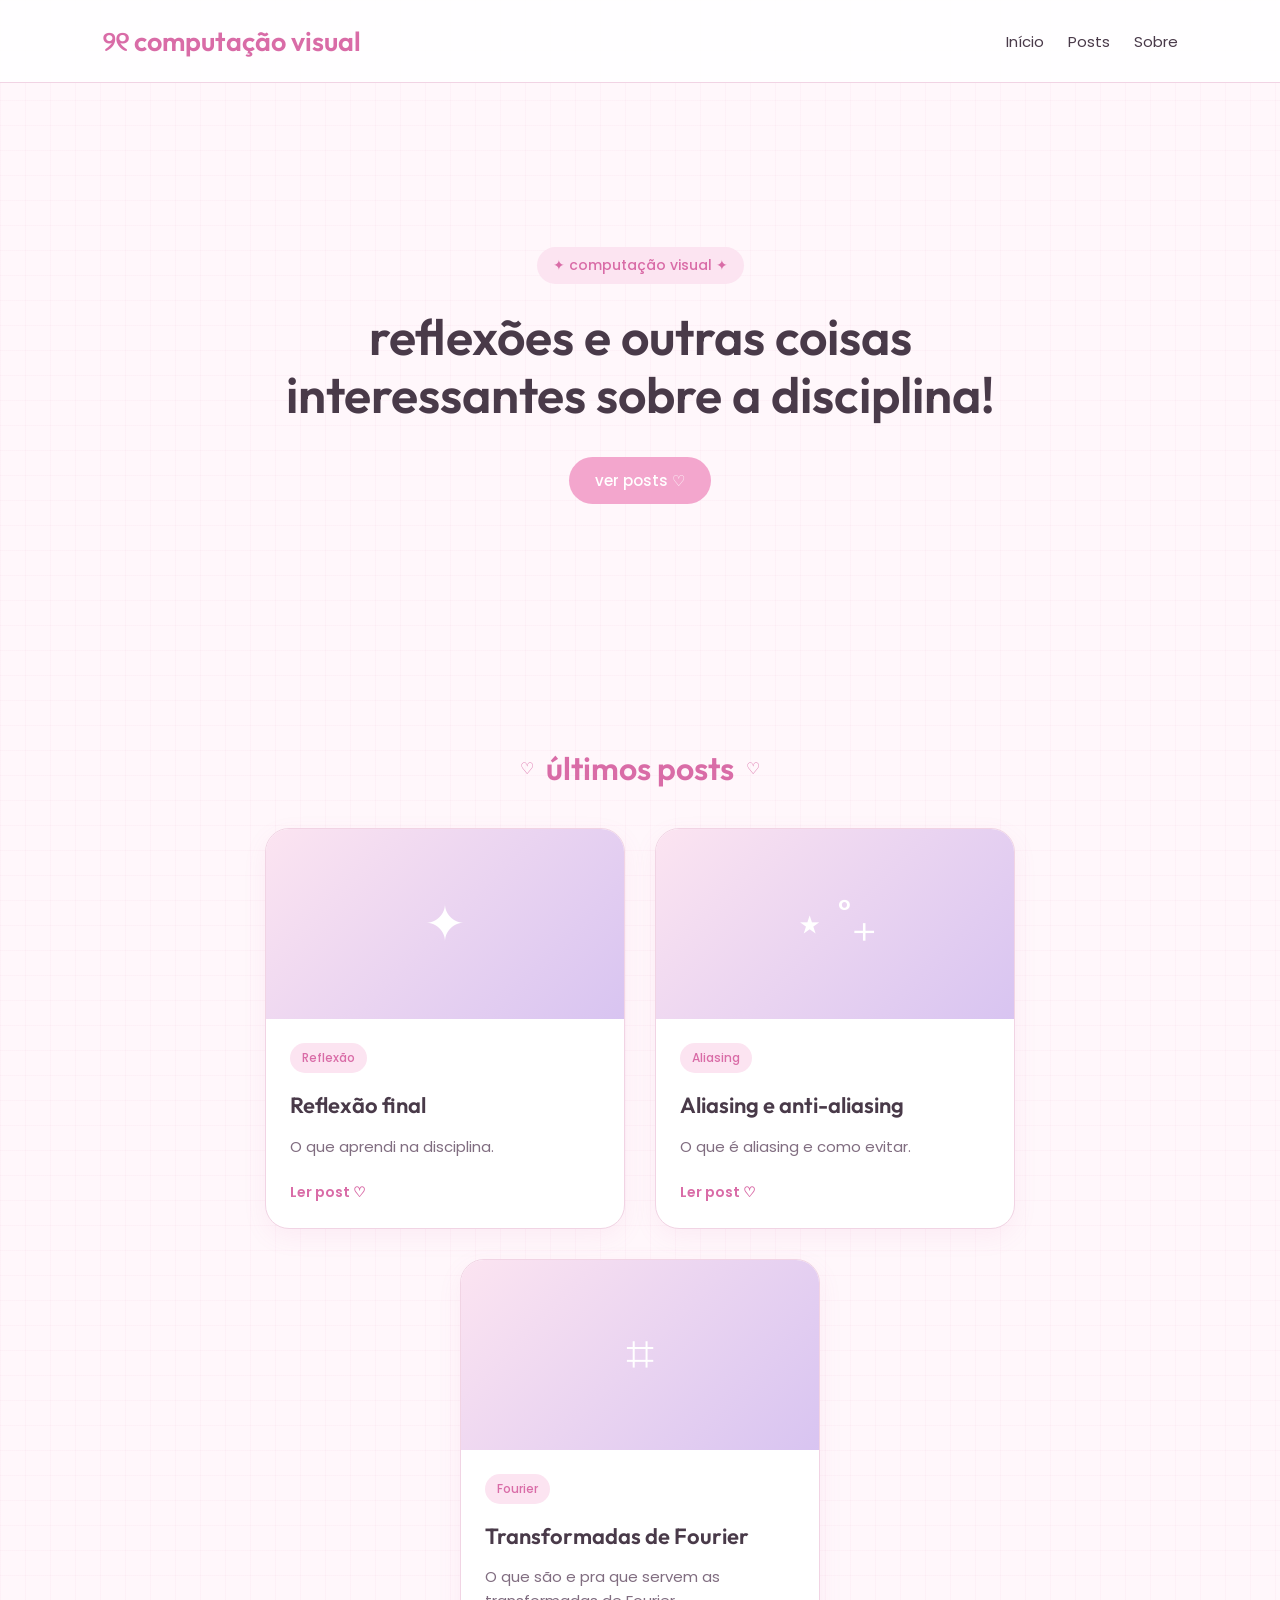
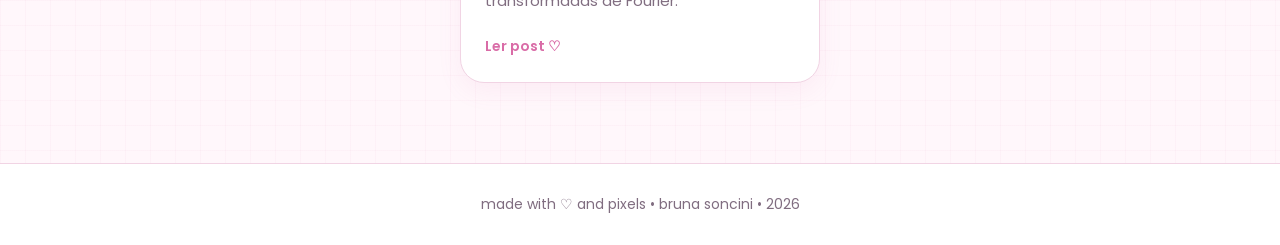
<file: index.html>
<!DOCTYPE html>
<html lang="pt-BR">

<head>
    <meta charset="UTF-8">
    <meta name="viewport" content="width=device-width, initial-scale=1.0">

    <title>computação visual ♡</title>

    <link rel="stylesheet" href="css/style.css">
</head>

<body>

    <header>
        <h1>୨୧ computação visual</h1>

        <nav>
            <a href="index.html">Início</a>
            <a href="posts.html">Posts</a>
            <a href="sobre.html">Sobre</a>
        </nav>
    </header>

    <main>

        <!-- Banner principal -->
        <section class="hero">

            <span class="tag">
                ✦ computação visual ✦
            </span>

            <h2>
                reflexões e outras coisas interessantes sobre a disciplina!
            </h2>

            <a href="posts.html" class="button">
                ver posts ♡
            </a>

        </section>


        <!-- Posts recentes -->
        <section class="posts-section">

            <div class="section-title">
                <span>♡</span>

                <h2>últimos posts</h2>

                <span>♡</span>
            </div>

            <div class="posts-grid" id="posts-grid" data-limit="3">
            </div>

        </section>

    </main>


    <footer>
        <p>
            made with ♡ and pixels • bruna soncini • 2026
        </p>
    </footer>


    <script src="js/posts.js"></script>

</body>

</html>
</file>
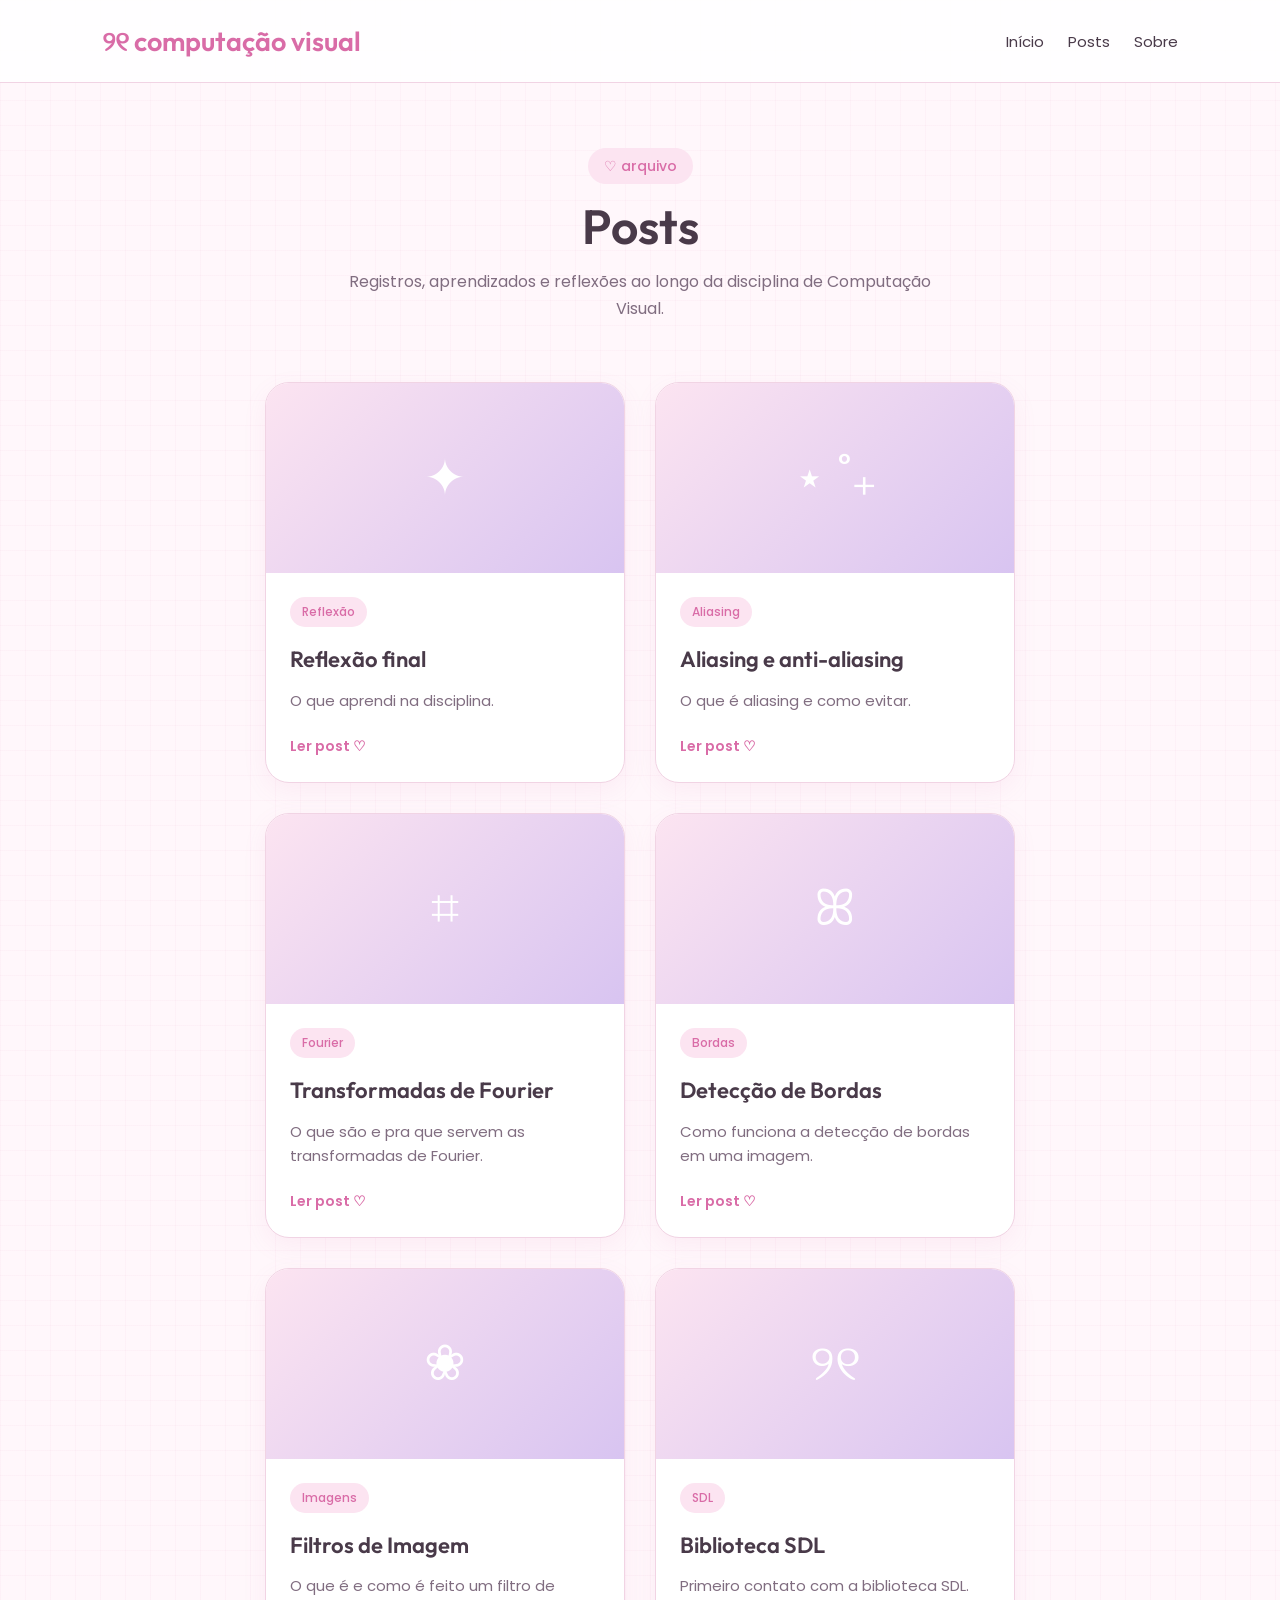
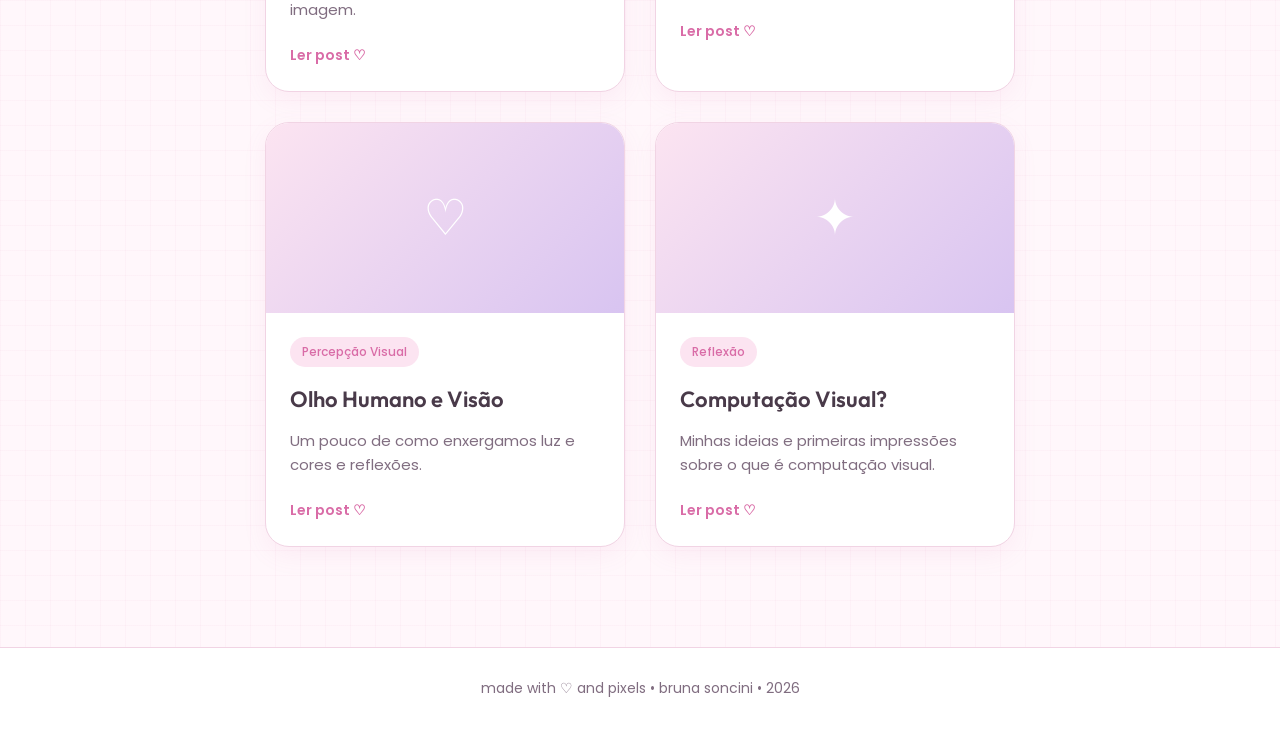
<file: posts.html>
<!DOCTYPE html>
<html lang="pt-BR">

<head>
    <meta charset="UTF-8">
    <meta name="viewport" content="width=device-width, initial-scale=1.0">

    <title>Posts</title>

    <link rel="stylesheet" href="css/style.css">
</head>

<body>

    <header>
        <h1>୨୧ computação visual</h1>

        <nav>
            <a href="index.html">Início</a>
            <a href="posts.html">Posts</a>
            <a href="sobre.html">Sobre</a>
        </nav>
    </header>


    <main class="posts-page">

        <section class="posts-header">

            <span class="tag">
                ♡ arquivo
            </span>

            <h1>Posts</h1>

            <p>
                Registros, aprendizados e reflexões ao longo da
                disciplina de Computação Visual.
            </p>

        </section>


        <section class="all-posts">

            <div class="posts-grid" id="posts-grid">
            </div>

        </section>

    </main>


    <footer>
        <p>
            made with ♡ and pixels • bruna soncini • 2026
        </p>
    </footer>

    <script src="js/posts.js"></script>

</body>

</html>
</file>
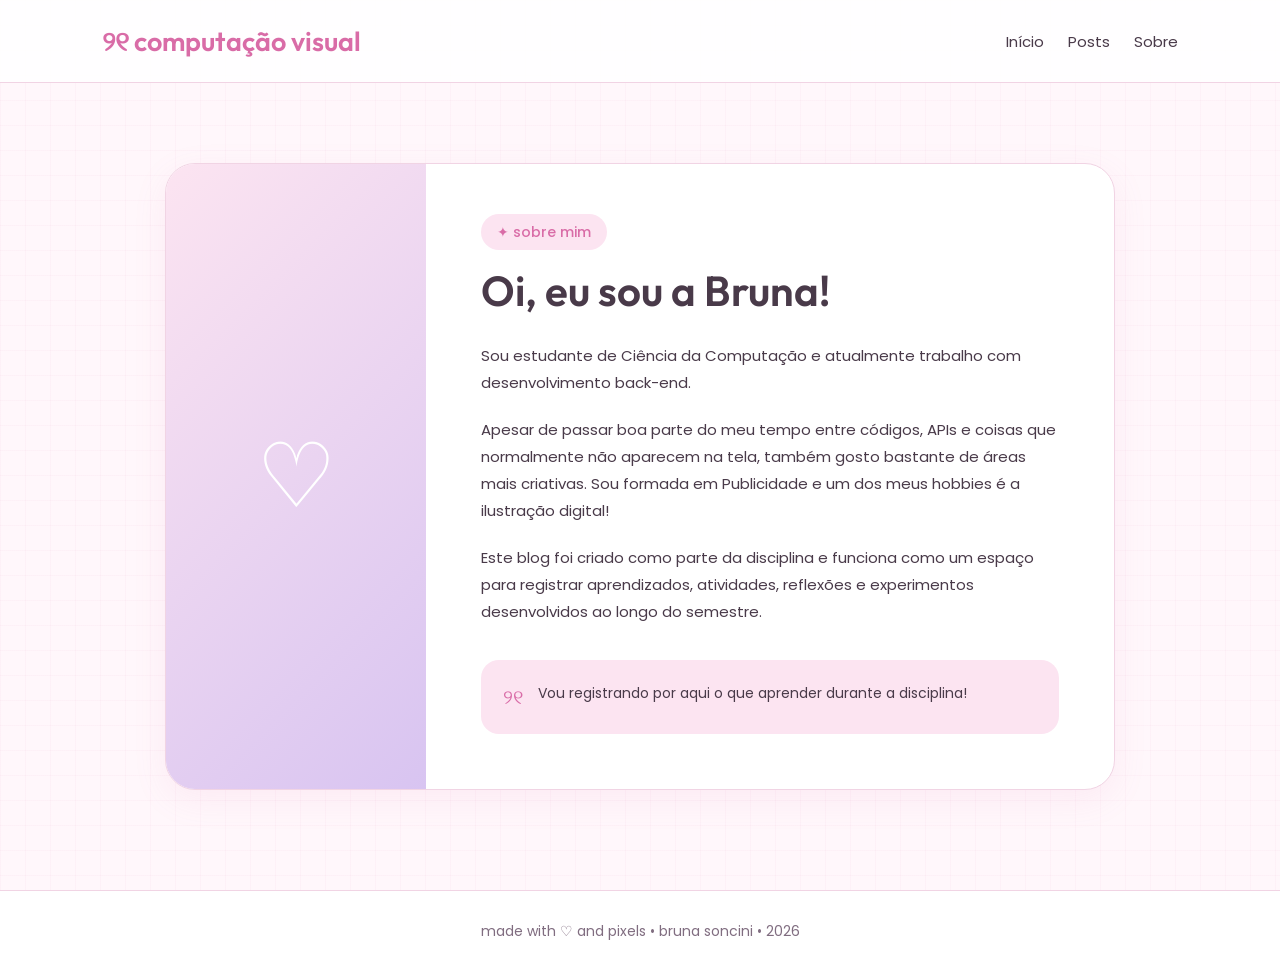
<file: sobre.html>
<!DOCTYPE html>
<html lang="pt-BR">

<head>
    <meta charset="UTF-8">
    <meta name="viewport" content="width=device-width, initial-scale=1.0">

    <title>Sobre</title>

    <link rel="stylesheet" href="css/style.css">
</head>

<body>

    <header>
        <h1>୨୧ computação visual</h1>

        <nav>
            <a href="index.html">Início</a>
            <a href="posts.html">Posts</a>
            <a href="sobre.html">Sobre</a>
        </nav>
    </header>


    <main class="about-page">

        <section class="about-container">

            <div class="about-decoration">
                ♡
            </div>

            <div class="about-content">

                <span class="tag">
                    ✦ sobre mim
                </span>

                <h1>Oi, eu sou a Bruna!</h1>

                <p>
                    Sou estudante de Ciência da Computação e atualmente
                    trabalho com desenvolvimento back-end.
                </p>

                <p>
                    Apesar de passar boa parte do meu tempo entre códigos,
                    APIs e coisas que normalmente não aparecem na tela,
                    também gosto bastante de áreas mais criativas.
                    Sou formada em Publicidade e um dos meus hobbies é a ilustração digital!
                </p>

                <p>
                    Este blog foi criado como parte da disciplina e funciona
                    como um espaço para registrar aprendizados, atividades,
                    reflexões e experimentos desenvolvidos ao longo do semestre.
                </p>

                <div class="about-highlight">
                    <span>୨୧</span>

                    <p>
                        Vou registrando por aqui o que aprender durante
                        a disciplina!
                    </p>
                </div>

            </div>

        </section>

    </main>


    <footer>
        <p>
            made with ♡ and pixels • bruna soncini • 2026
        </p>
    </footer>

</body>

</html>
</file>
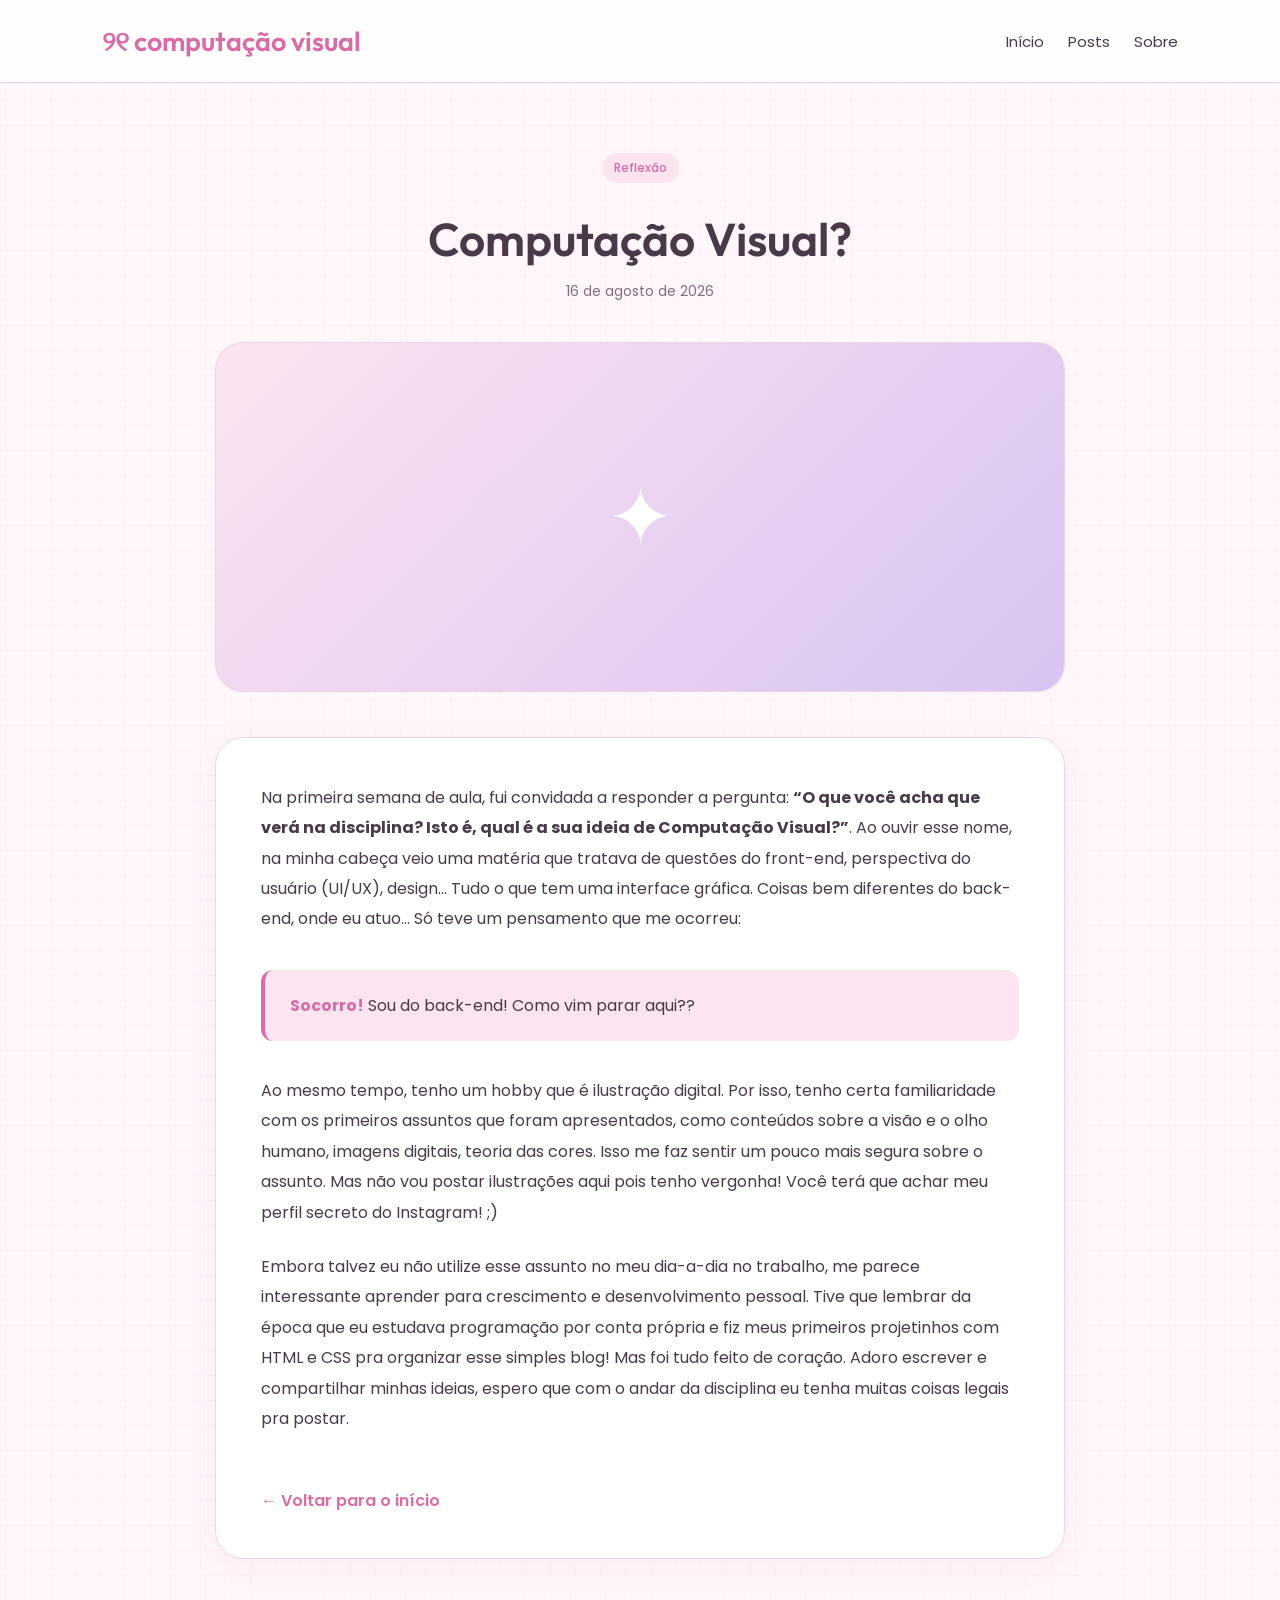
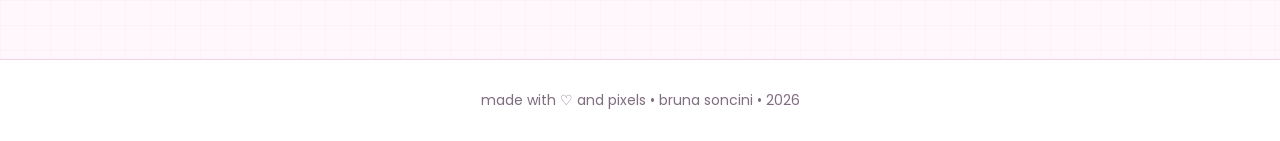
<file: posts/o-que-eh.html>
<!DOCTYPE html>
<html lang="pt-BR">

<head>
    <meta charset="UTF-8">
    <meta name="viewport" content="width=device-width, initial-scale=1.0">

    <title>Computação Visual?</title>

    <link rel="stylesheet" href="../css/style.css">
</head>

<body>

    <header>
        <h1>୨୧ computação visual</h1>

        <nav>
            <a href="../index.html">Início</a>
            <a href="../posts.html">Posts</a>
            <a href="../sobre.html">Sobre</a>
        </nav>
    </header>


    <main class="post-page">

        <article class="post">

            <div class="post-header">

                <span class="post-category">
                    Reflexão
                </span>

                <h1>
                    Computação Visual?
                </h1>

                <p class="post-date">
                    16 de agosto de 2026
                </p>

            </div>


            <div class="post-cover">
                ✦
            </div>


            <div class="post-body">

                <p>
                    Na primeira semana de aula, fui convidada a responder a pergunta: <strong>“O que você acha que verá na disciplina? Isto é, qual é a sua ideia de Computação Visual?”</strong>.
                    Ao ouvir esse nome, na minha cabeça veio uma matéria que tratava de questões do front-end, perspectiva do usuário (UI/UX), design... Tudo o que tem uma interface gráfica. 
                    Coisas bem diferentes do back-end, onde eu atuo... Só teve um pensamento que me ocorreu:
                </p>

                <div class="post-highlight">

                    <strong>Socorro!</strong>

                    Sou do back-end! Como vim parar aqui??
                </div>

                <p>
                    Ao mesmo tempo, tenho um hobby que é ilustração digital. Por isso, tenho certa familiaridade com os primeiros assuntos que foram apresentados, como conteúdos sobre a visão e o olho humano, imagens digitais, teoria das cores. Isso me faz sentir um pouco mais segura sobre o assunto. Mas não vou postar ilustrações aqui pois tenho vergonha! Você terá que achar meu perfil secreto do Instagram! ;)
                </p>

                <p>
                    Embora talvez eu não utilize esse assunto no meu dia-a-dia no trabalho, me parece interessante aprender para crescimento e desenvolvimento pessoal. Tive que lembrar da época que eu estudava programação por conta própria e fiz meus primeiros projetinhos com HTML e CSS pra organizar esse simples blog! Mas foi tudo feito de coração. Adoro escrever e compartilhar minhas ideias, espero que com o andar da disciplina eu tenha muitas coisas legais pra postar.
                </p>


                <a href="../index.html" class="back-link">
                    ← Voltar para o início
                </a>

            </div>

        </article>

    </main>


    <footer>
        <p>
            made with ♡ and pixels • bruna soncini • 2026
        </p>
    </footer>

</body>

</html>
</file>
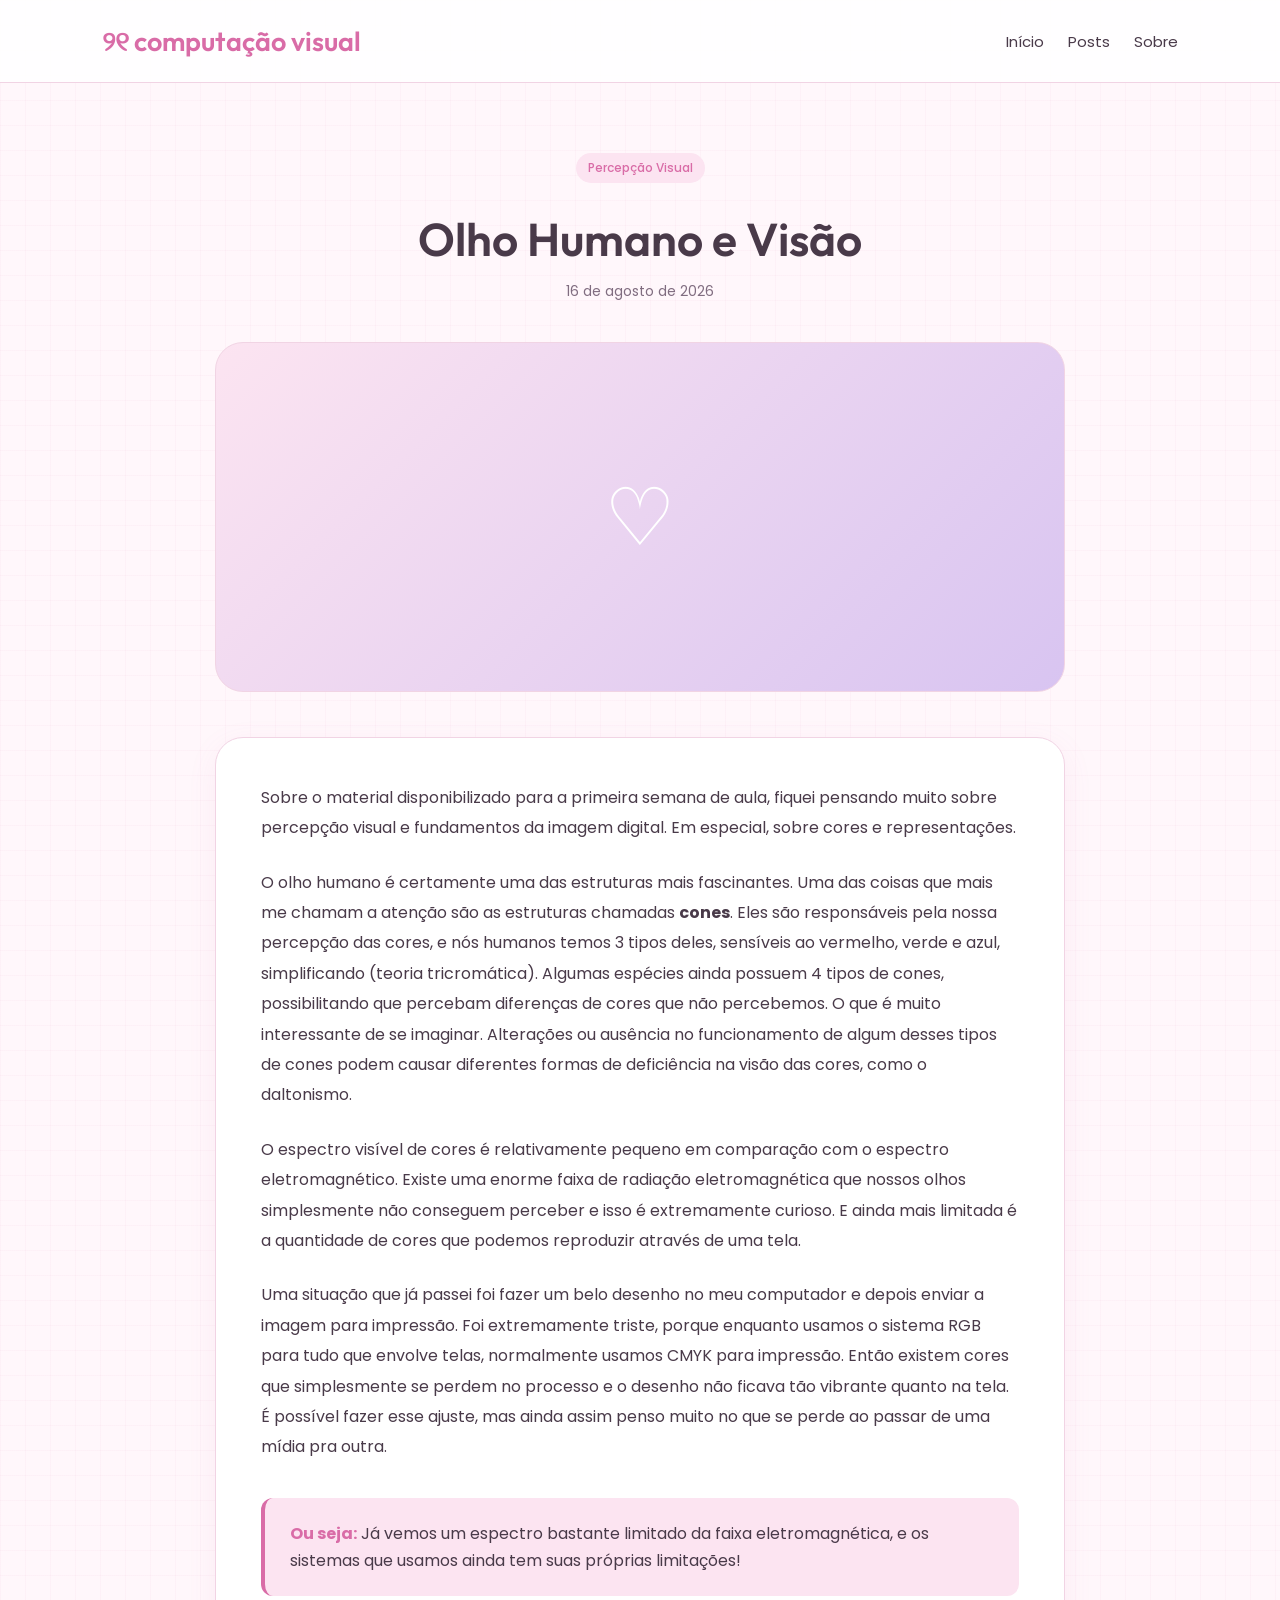
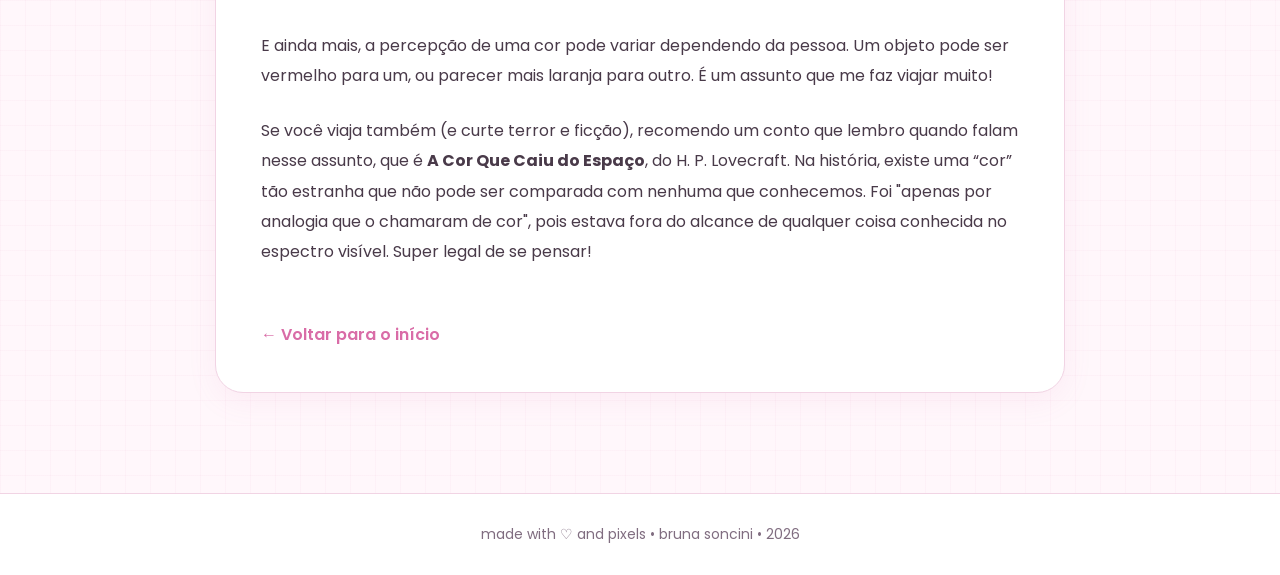
<file: posts/olho-humano-e-visao.html>
<!DOCTYPE html>
<html lang="pt-BR">

<head>
    <meta charset="UTF-8">
    <meta name="viewport" content="width=device-width, initial-scale=1.0">

    <title>Olho Humano e Visão</title>

    <link rel="stylesheet" href="../css/style.css">
</head>

<body>

    <header>
        <h1>୨୧ computação visual</h1>

        <nav>
            <a href="../index.html">Início</a>
            <a href="../posts.html">Posts</a>
            <a href="../sobre.html">Sobre</a>
        </nav>
    </header>


    <main class="post-page">

        <article class="post">

            <div class="post-header">

                <span class="post-category">
                    Percepção Visual
                </span>

                <h1>
                    Olho Humano e Visão
                </h1>

                <p class="post-date">
                    16 de agosto de 2026
                </p>

            </div>


            <div class="post-cover">
                ♡
            </div>


            <div class="post-body">

                <p>
                    Sobre o material disponibilizado para a primeira semana de aula, fiquei pensando muito sobre
                    percepção visual e fundamentos da imagem digital. Em especial, sobre cores e representações.
                </p>

                <p>
                    O olho humano é certamente uma das estruturas mais fascinantes. Uma das coisas que mais me chamam a
                    atenção são as estruturas chamadas <strong>cones</strong>. Eles são responsáveis pela nossa
                    percepção
                    das cores, e nós humanos temos 3 tipos deles, sensíveis ao vermelho, verde e azul, simplificando
                    (teoria
                    tricromática). Algumas espécies ainda possuem 4 tipos de cones, possibilitando que percebam
                    diferenças de cores que não percebemos. O que é muito interessante de se imaginar. Alterações ou
                    ausência no funcionamento de
                    algum desses tipos de cones podem causar diferentes formas de deficiência na visão das cores, como o
                    daltonismo.
                </p>

                <p>
                    O espectro visível de cores é relativamente pequeno em comparação com o espectro eletromagnético.
                    Existe uma enorme faixa de radiação eletromagnética que nossos olhos simplesmente não conseguem
                    perceber e isso é extremamente curioso. E ainda mais limitada é
                    a quantidade de cores que podemos reproduzir através de uma tela.
                </p>

                <p>
                    Uma situação que já passei foi fazer um belo desenho no meu computador e depois enviar a imagem para
                    impressão. Foi extremamente triste, porque enquanto usamos o sistema RGB para tudo que envolve
                    telas, normalmente usamos CMYK para impressão. Então existem cores que
                    simplesmente se perdem no processo e o desenho não ficava tão vibrante quanto na tela. É possível
                    fazer esse ajuste, mas ainda assim penso muito no que se perde ao passar de uma mídia pra outra.
                </p>


                <div class="post-highlight">

                    <strong>Ou seja:</strong>

                    Já vemos um espectro bastante limitado da faixa eletromagnética, e os sistemas que usamos ainda tem
                    suas próprias limitações!
                </div>

                <p>
                    E ainda mais, a percepção de uma cor pode variar dependendo da pessoa. Um objeto pode ser vermelho
                    para um, ou parecer mais laranja para outro. É um assunto que me faz viajar muito!
                </p>

                <p>
                    Se você viaja também (e curte terror e ficção), recomendo um conto que lembro quando falam nesse
                    assunto, que é <strong>A Cor Que Caiu do Espaço</strong>, do H. P. Lovecraft. Na história, existe
                    uma “cor” tão estranha que não pode ser comparada com nenhuma que conhecemos. Foi "apenas por
                    analogia que o chamaram de cor", pois estava fora do alcance de qualquer coisa conhecida no espectro
                    visível. Super legal de se pensar!
                </p>


                <a href="../index.html" class="back-link">
                    ← Voltar para o início
                </a>

            </div>

        </article>

    </main>


    <footer>
        <p>
            made with ♡ and pixels • bruna soncini • 2026
        </p>
    </footer>

</body>

</html>
</file>
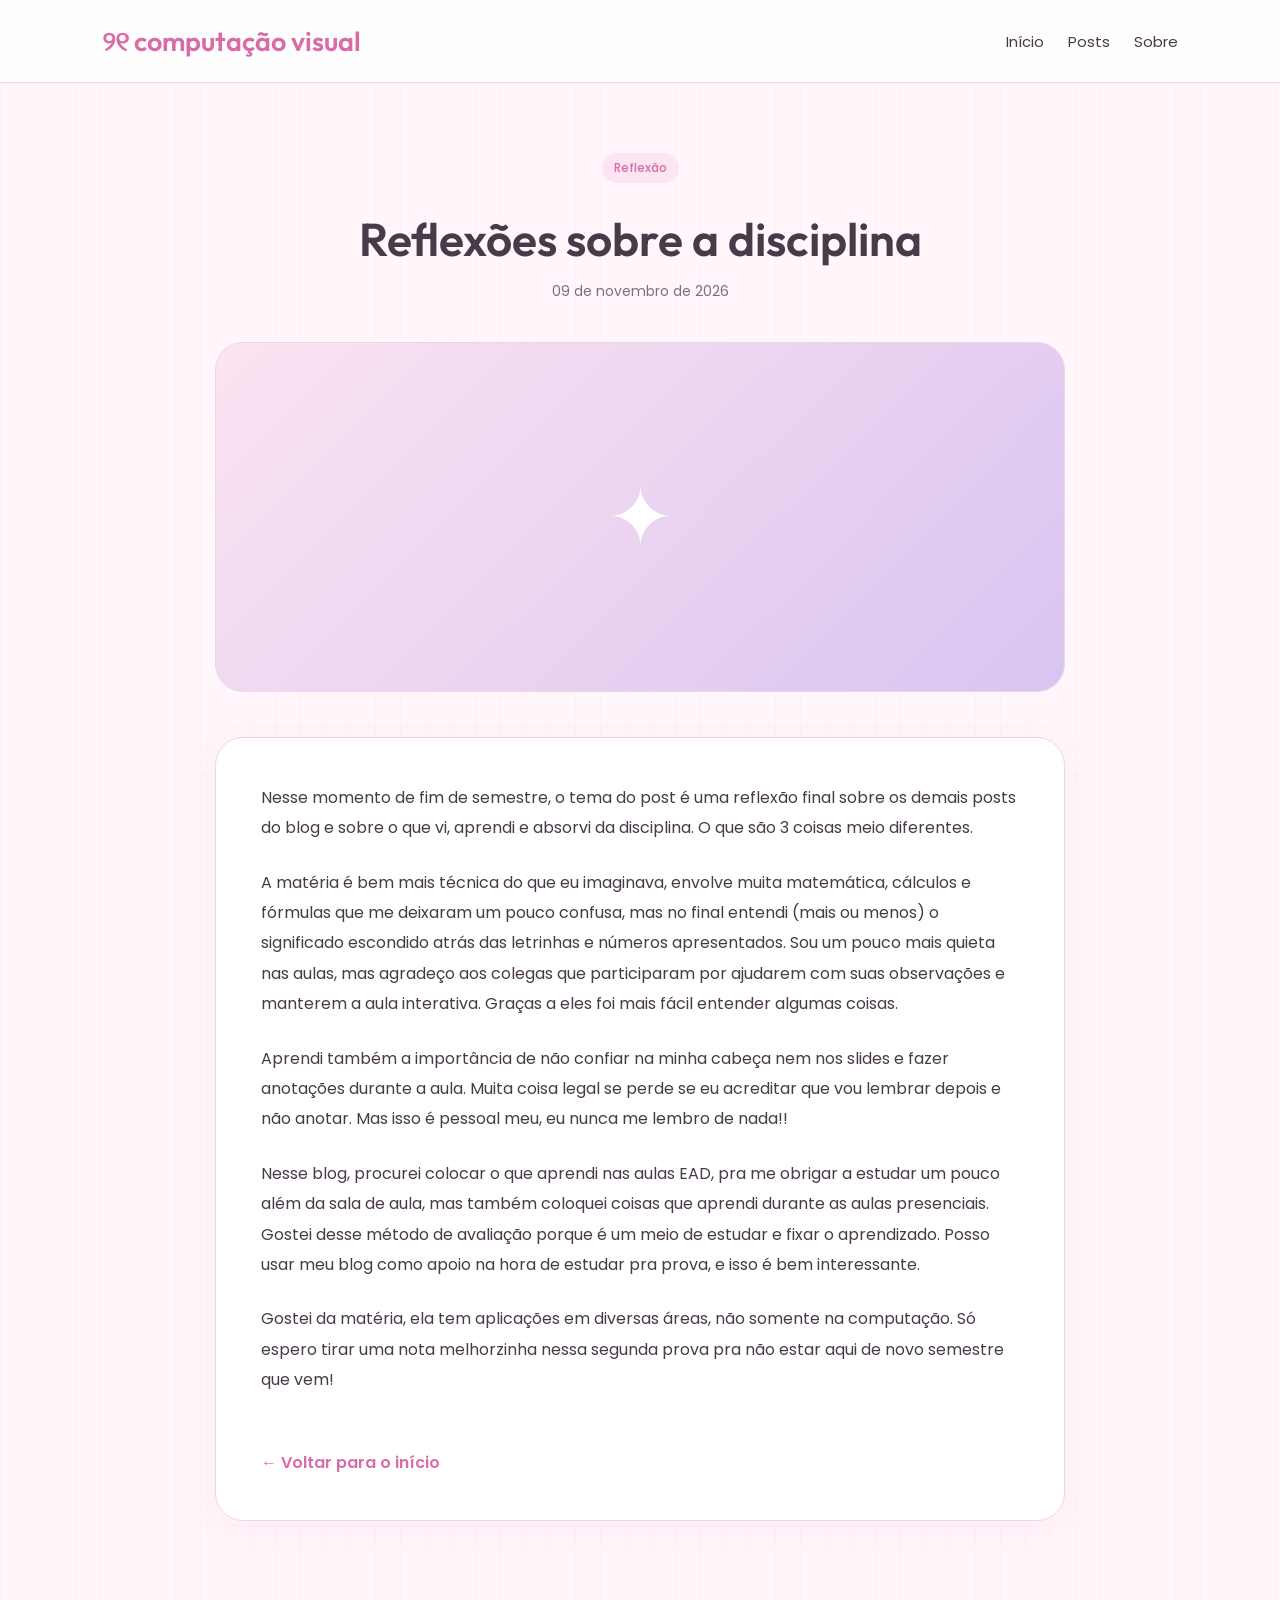
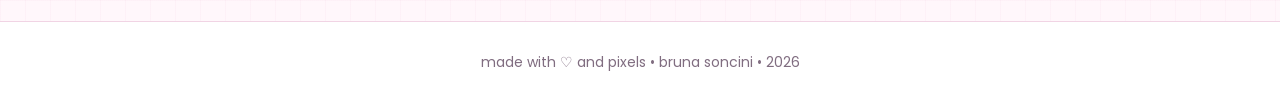
<file: posts/reflexao-final.html>
<!doctype html>
<html lang="pt-BR">
  <head>
    <meta charset="UTF-8" />
    <meta name="viewport" content="width=device-width, initial-scale=1.0" />

    <title>Computação Visual?</title>

    <link rel="stylesheet" href="../css/style.css" />
  </head>

  <body>
    <header>
      <h1>୨୧ computação visual</h1>

      <nav>
        <a href="../index.html">Início</a>
        <a href="../posts.html">Posts</a>
        <a href="../sobre.html">Sobre</a>
      </nav>
    </header>

    <main class="post-page">
      <article class="post">
        <div class="post-header">
          <span class="post-category"> Reflexão </span>

          <h1>Reflexões sobre a disciplina</h1>

          <p class="post-date">09 de novembro de 2026</p>
        </div>

        <div class="post-cover">✦</div>

        <div class="post-body">
          <p>
            Nesse momento de fim de semestre, o tema do post é uma reflexão
            final sobre os demais posts do blog e sobre o que vi, aprendi e
            absorvi da disciplina. O que são 3 coisas meio diferentes.
          </p>

          <p>
            A matéria é bem mais técnica do que eu imaginava, envolve muita
            matemática, cálculos e fórmulas que me deixaram um pouco confusa,
            mas no final entendi (mais ou menos) o significado escondido atrás
            das letrinhas e números apresentados. Sou um pouco mais quieta nas
            aulas, mas agradeço aos colegas que participaram por ajudarem com
            suas observações e manterem a aula interativa. Graças a eles foi
            mais fácil entender algumas coisas.
          </p>

          <p>
            Aprendi também a importância de não confiar na minha cabeça nem nos
            slides e fazer anotações durante a aula. Muita coisa legal se perde
            se eu acreditar que vou lembrar depois e não anotar. Mas isso é
            pessoal meu, eu nunca me lembro de nada!!
          </p>

          <p>
            Nesse blog, procurei colocar o que aprendi nas aulas EAD, pra me
            obrigar a estudar um pouco além da sala de aula, mas também coloquei
            coisas que aprendi durante as aulas presenciais. Gostei desse método
            de avaliação porque é um meio de estudar e fixar o aprendizado.
            Posso usar meu blog como apoio na hora de estudar pra prova, e isso
            é bem interessante.
          </p>

          <p>
            Gostei da matéria, ela tem aplicações em diversas áreas, não somente
            na computação. Só espero tirar uma nota melhorzinha nessa segunda
            prova pra não estar aqui de novo semestre que vem!
          </p>

          <a href="../index.html" class="back-link"> ← Voltar para o início </a>
        </div>
      </article>
    </main>

    <footer>
      <p>made with ♡ and pixels • bruna soncini • 2026</p>
    </footer>
  </body>
</html>
</file>
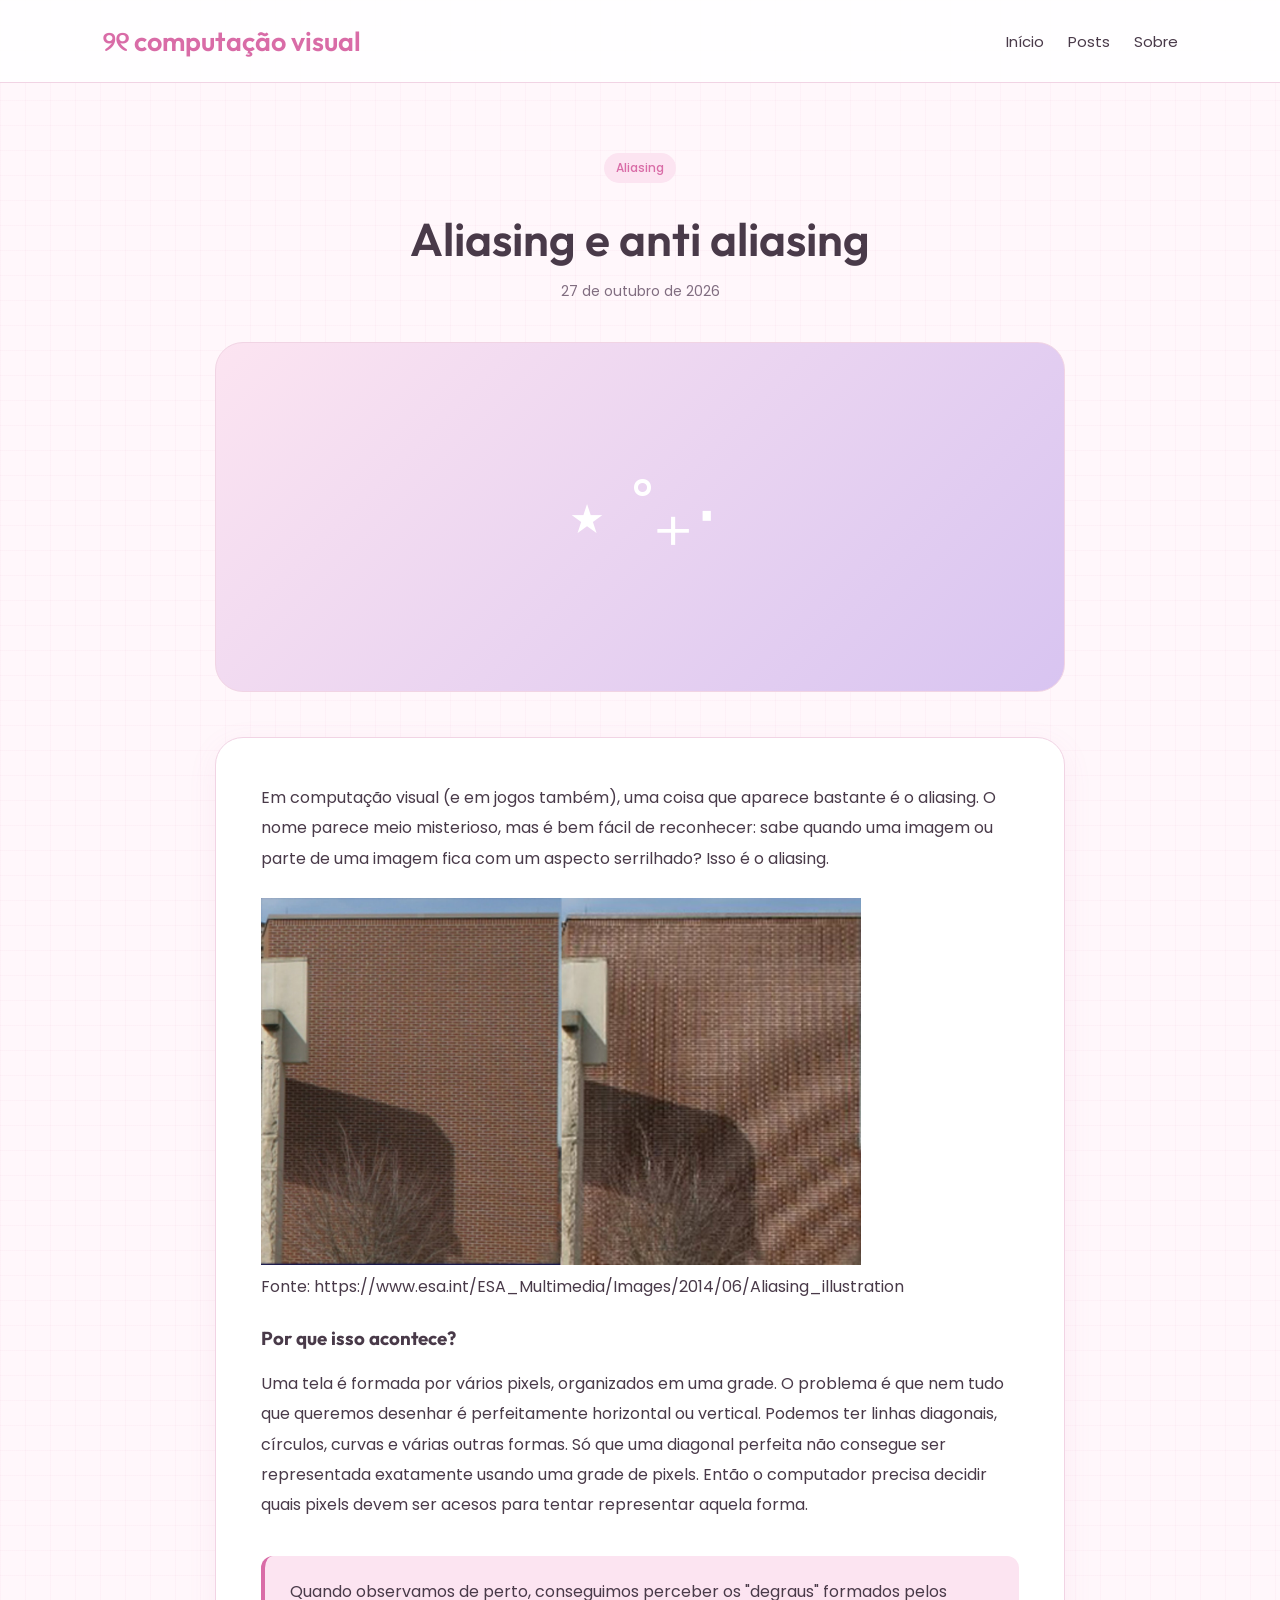
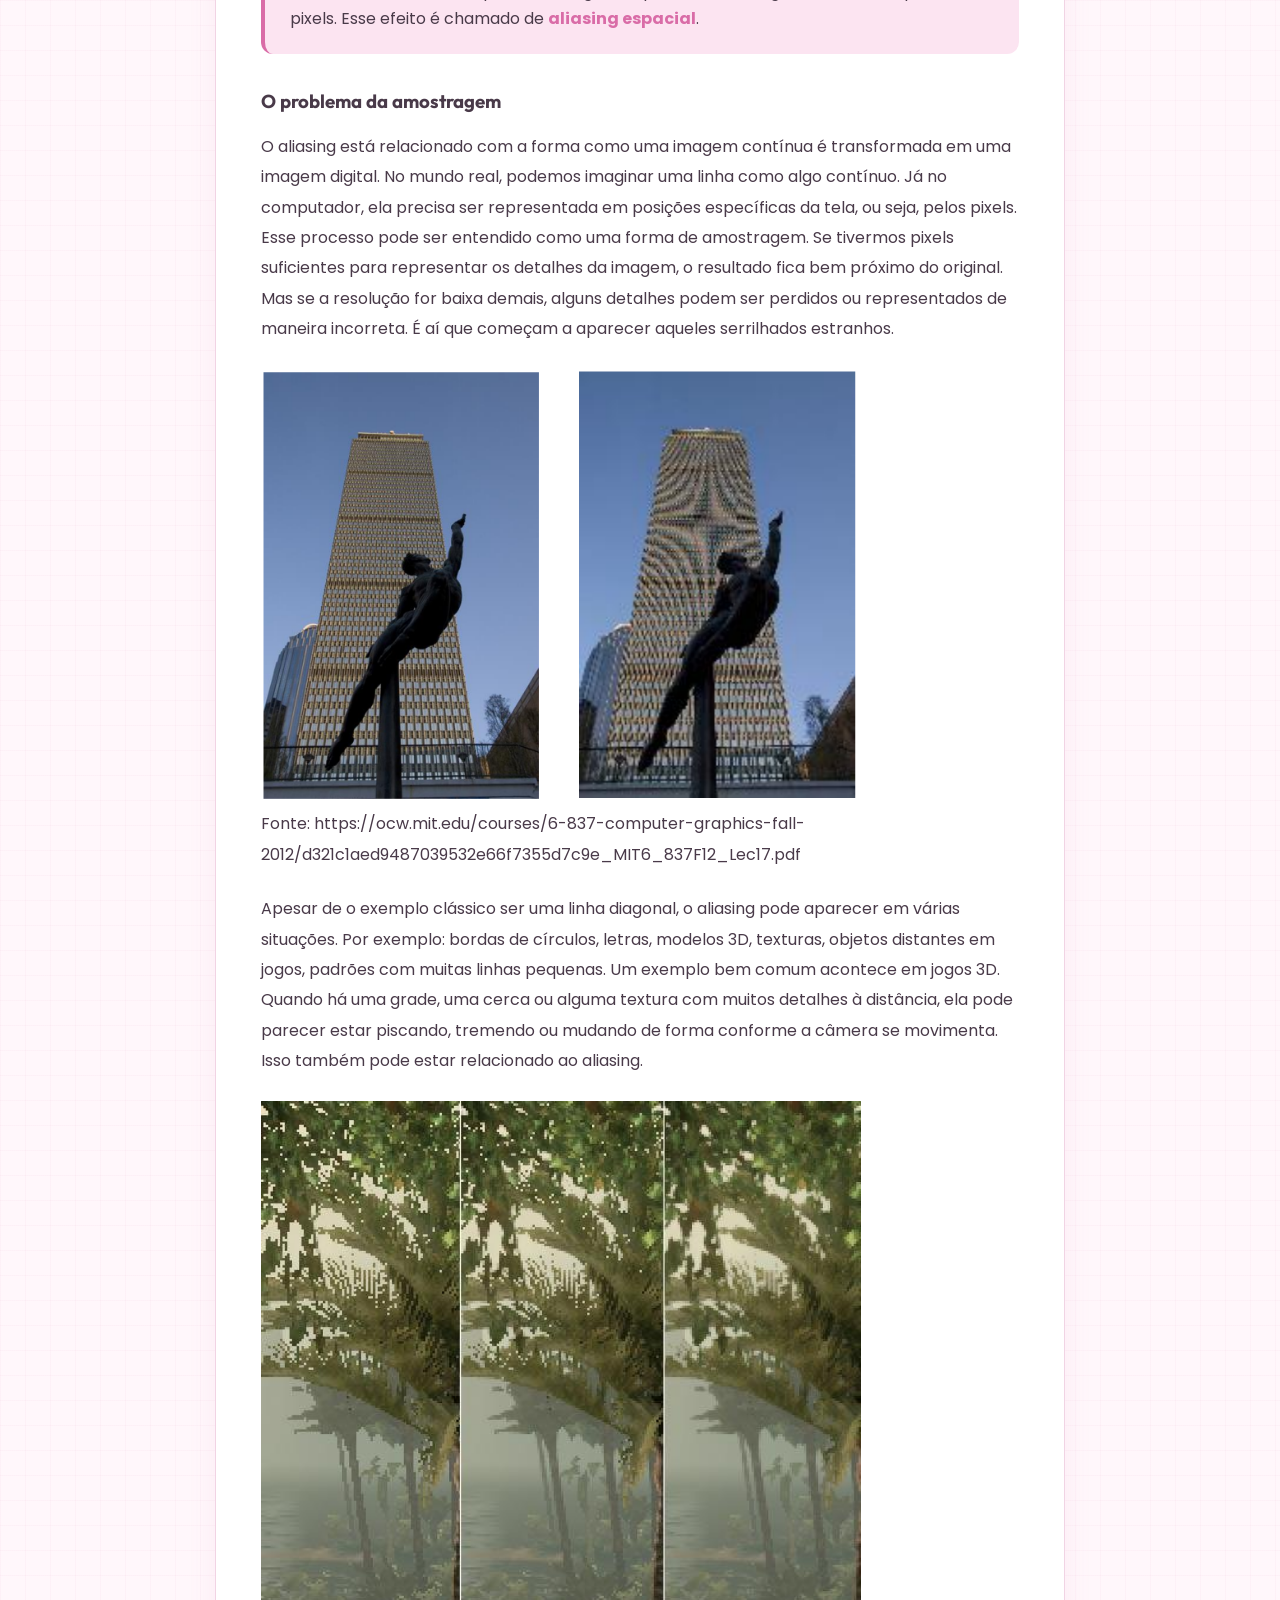
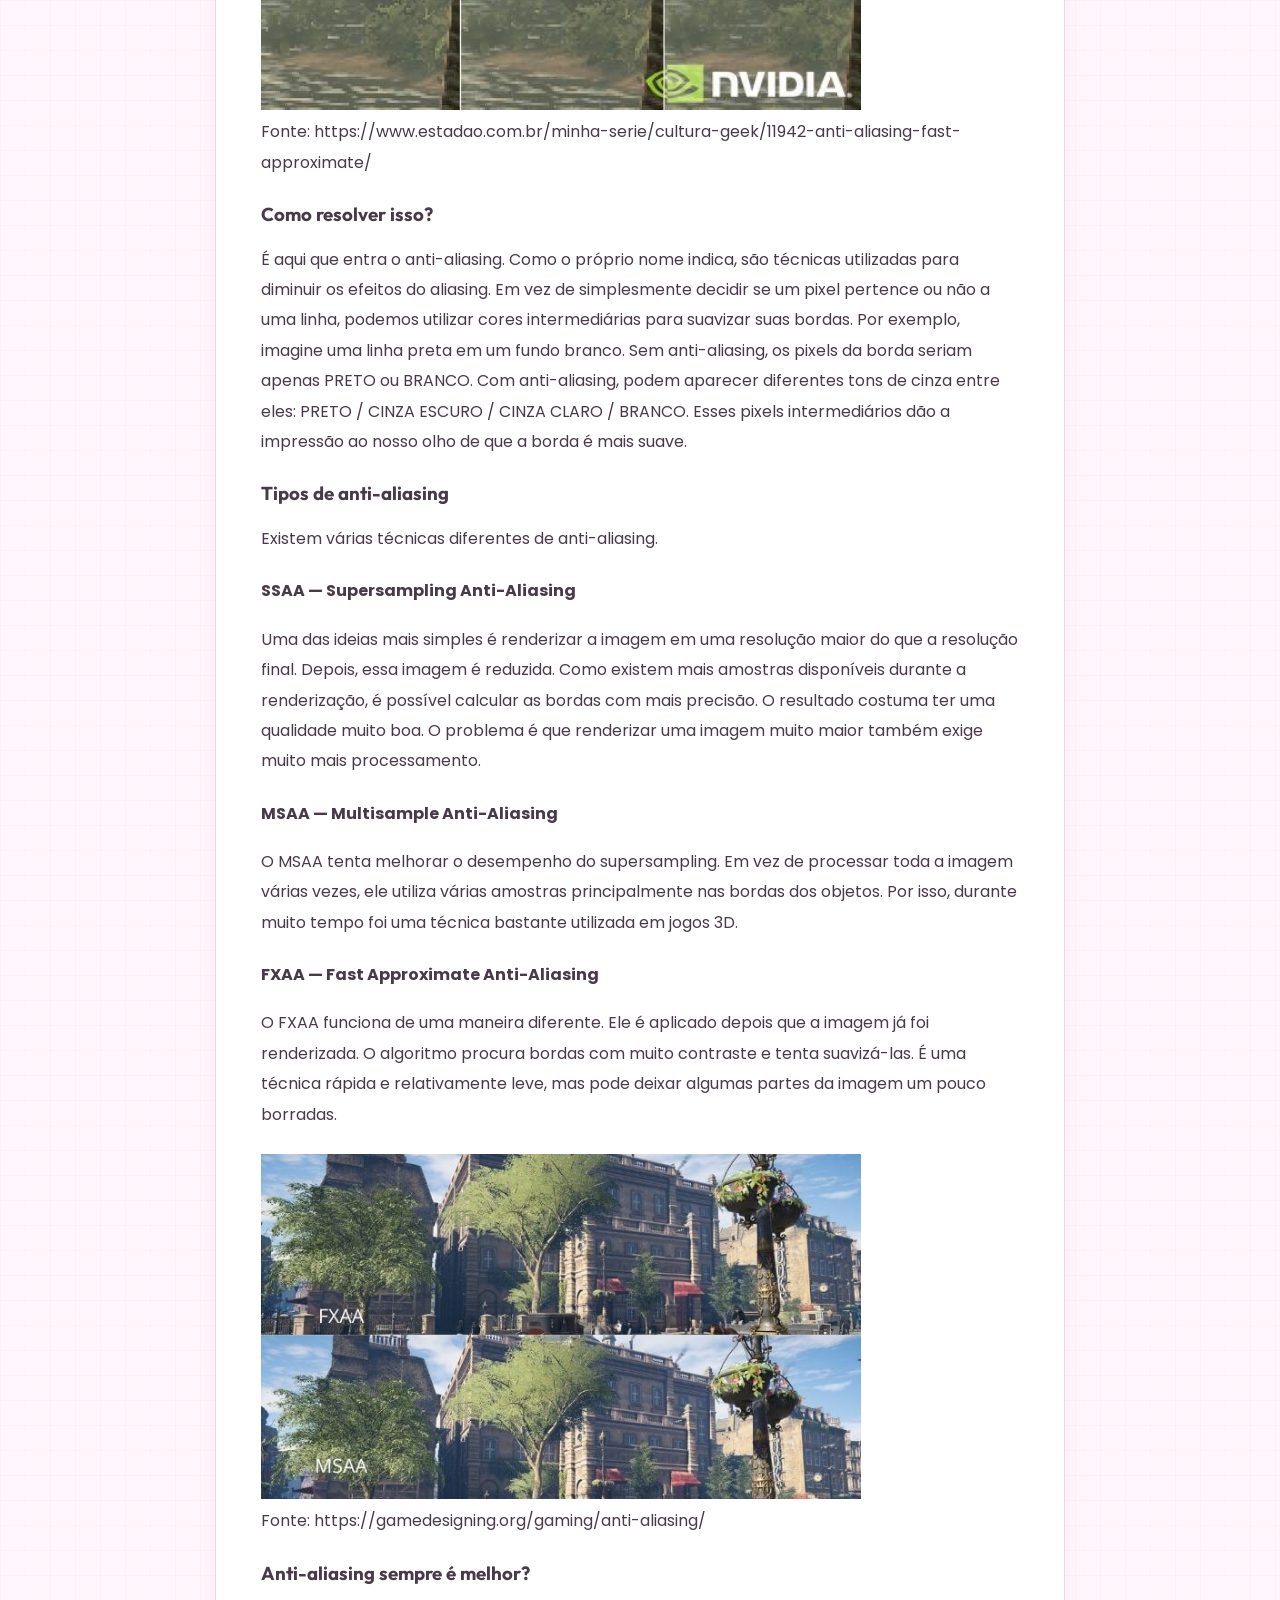
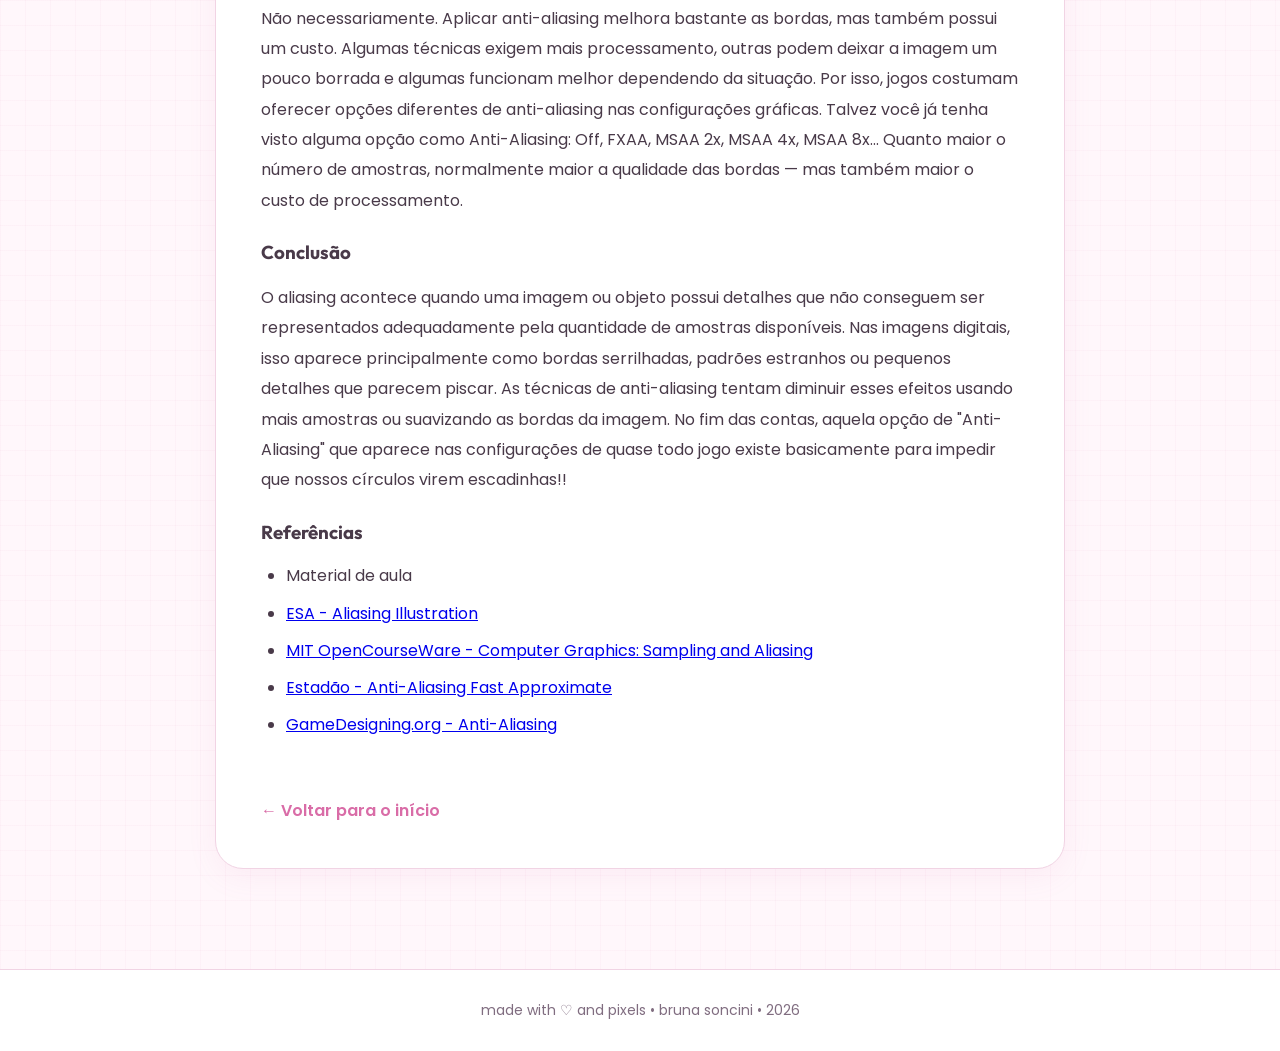
<file: posts/aliasing/aliasing.html>
<!doctype html>
<html lang="pt-BR">
  <head>
    <meta charset="UTF-8" />
    <meta name="viewport" content="width=device-width, initial-scale=1.0" />

    <title>Aliasing e anti aliasing</title>

    <link rel="stylesheet" href="../../css/style.css" />
  </head>

  <body>
    <header>
      <h1>୨୧ computação visual</h1>

      <nav>
        <a href="../../index.html">Início</a>
        <a href="../../posts.html">Posts</a>
        <a href="../../sobre.html">Sobre</a>
      </nav>
    </header>

    <main class="post-page">
      <article class="post">
        <div class="post-header">
          <span class="post-category"> Aliasing </span>

          <h1>Aliasing e anti aliasing</h1>

          <p class="post-date">27 de outubro de 2026</p>
        </div>

        <div class="post-cover">⋆  ˚₊‧</div>

        <div class="post-body">
          <p>
            Em computação visual (e em jogos também), uma coisa que aparece bastante é o aliasing.
            O nome parece meio misterioso, mas é bem fácil de reconhecer: 
            sabe quando uma imagem ou parte de uma imagem fica com um aspecto serrilhado?
            Isso é o aliasing.
          </p>

          <img src="img/exemplo-aliasing.jpg" width="600">

          <p>
            Fonte: https://www.esa.int/ESA_Multimedia/Images/2014/06/Aliasing_illustration
          </p>

          <h3>Por que isso acontece?</h3>

          <p>
            Uma tela é formada por vários pixels, organizados em uma grade.
            O problema é que nem tudo que queremos desenhar é perfeitamente horizontal ou vertical. 
            Podemos ter linhas diagonais, círculos, curvas e várias outras formas.
            Só que uma diagonal perfeita não consegue ser representada exatamente usando uma grade de pixels.
            Então o computador precisa decidir quais pixels devem ser acesos para tentar representar aquela forma.
          </p>


          <div class="post-highlight">
            Quando observamos de perto, conseguimos perceber os "degraus" formados pelos pixels.
            Esse efeito é chamado de <strong>aliasing espacial</strong>.
          </div>


          <h3>O problema da amostragem</h3>

          <p>
            O aliasing está relacionado com a forma como uma imagem contínua é transformada em uma imagem digital.
            No mundo real, podemos imaginar uma linha como algo contínuo. 
            Já no computador, ela precisa ser representada em posições específicas da tela, ou seja, pelos pixels.
            Esse processo pode ser entendido como uma forma de amostragem.
            Se tivermos pixels suficientes para representar os detalhes da imagem, o resultado fica bem próximo do original.
            Mas se a resolução for baixa demais, alguns detalhes podem ser perdidos ou representados de maneira incorreta.
            É aí que começam a aparecer aqueles serrilhados estranhos.
          </p>

          <img src="img/exemplo-aliasing2.png" width="600">
          
          <p>
            Fonte: https://ocw.mit.edu/courses/6-837-computer-graphics-fall-2012/d321c1aed9487039532e66f7355d7c9e_MIT6_837F12_Lec17.pdf
          </p>

          <p>
            Apesar de o exemplo clássico ser uma linha diagonal, o aliasing pode aparecer em várias situações.
            Por exemplo: bordas de círculos, letras, modelos 3D, texturas, objetos distantes em jogos, padrões com muitas linhas pequenas. 
            Um exemplo bem comum acontece em jogos 3D.
            Quando há uma grade, uma cerca ou alguma textura com muitos detalhes à distância, ela pode parecer estar piscando, 
            tremendo ou mudando de forma conforme a câmera se movimenta.
            Isso também pode estar relacionado ao aliasing.
          </p>

          <img src="img/exemplo-aliasing3.jpg" width="600">

          <p>
            Fonte: https://www.estadao.com.br/minha-serie/cultura-geek/11942-anti-aliasing-fast-approximate/
          </p>

          <h3>Como resolver isso?</h3>

          <p>
            É aqui que entra o anti-aliasing.
            Como o próprio nome indica, são técnicas utilizadas para diminuir os efeitos do aliasing.
            Em vez de simplesmente decidir se um pixel pertence ou não a uma linha, podemos utilizar cores intermediárias para suavizar suas bordas.
            Por exemplo, imagine uma linha preta em um fundo branco.
            Sem anti-aliasing, os pixels da borda seriam apenas PRETO ou BRANCO.
            Com anti-aliasing, podem aparecer diferentes tons de cinza entre eles: PRETO / CINZA ESCURO / CINZA CLARO / BRANCO.
            Esses pixels intermediários dão a impressão ao nosso olho de que a borda é mais suave.
          </p>

          <h3>Tipos de anti-aliasing</h3>

          <p>
            Existem várias técnicas diferentes de anti-aliasing.
          </p>

          <h4>SSAA — Supersampling Anti-Aliasing</h4>
           
          <p>
            Uma das ideias mais simples é renderizar a imagem em uma resolução maior do que a resolução final.
            Depois, essa imagem é reduzida.
            Como existem mais amostras disponíveis durante a renderização, é possível calcular as bordas com mais precisão.
            O resultado costuma ter uma qualidade muito boa.
            O problema é que renderizar uma imagem muito maior também exige muito mais processamento.
          </p>

          <h4>MSAA — Multisample Anti-Aliasing</h4>

          <p>
            O MSAA tenta melhorar o desempenho do supersampling.
            Em vez de processar toda a imagem várias vezes, ele utiliza várias amostras principalmente nas bordas dos objetos.
            Por isso, durante muito tempo foi uma técnica bastante utilizada em jogos 3D.
          </p>

          <h4>FXAA — Fast Approximate Anti-Aliasing</h4>
          
          <p>
            O FXAA funciona de uma maneira diferente.
            Ele é aplicado depois que a imagem já foi renderizada.
            O algoritmo procura bordas com muito contraste e tenta suavizá-las.
            É uma técnica rápida e relativamente leve, mas pode deixar algumas partes da imagem um pouco borradas.
          </p>

          <img src="img/fxaa-msaa.jpg" width="600">

          <p> 
            Fonte: https://gamedesigning.org/gaming/anti-aliasing/
          </p>

          <h3>Anti-aliasing sempre é melhor?</h3>

          <p>
            Não necessariamente.
            Aplicar anti-aliasing melhora bastante as bordas, mas também possui um custo.
            Algumas técnicas exigem mais processamento, outras podem deixar a imagem um pouco borrada e algumas funcionam melhor dependendo da situação.
            Por isso, jogos costumam oferecer opções diferentes de anti-aliasing nas configurações gráficas.
            Talvez você já tenha visto alguma opção como Anti-Aliasing: Off, FXAA, MSAA 2x, MSAA 4x, MSAA 8x... 
            Quanto maior o número de amostras, normalmente maior a qualidade das bordas — mas também maior o custo de processamento.
          </p>

          <h3>Conclusão</h3>

          <p>
            O aliasing acontece quando uma imagem ou objeto possui detalhes que não conseguem ser representados adequadamente pela quantidade de amostras disponíveis.
            Nas imagens digitais, isso aparece principalmente como bordas serrilhadas, padrões estranhos ou pequenos detalhes que parecem piscar.
            As técnicas de anti-aliasing tentam diminuir esses efeitos usando mais amostras ou suavizando as bordas da imagem.
            No fim das contas, aquela opção de "Anti-Aliasing" que aparece nas configurações de quase todo jogo 
            existe basicamente para impedir que nossos círculos virem escadinhas!!
          </p>

          <h3>Referências</h3>
            <ul>
                <li>Material de aula</li>
                <li>
                    <a href="https://www.esa.int/ESA_Multimedia/Images/2014/06/Aliasing_illustration" target="_blank">
                        ESA - Aliasing Illustration
                    </a>
                </li>
                <li>
                    <a href="https://ocw.mit.edu/courses/6-837-computer-graphics-fall-2012/d321c1aed9487039532e66f7355d7c9e_MIT6_837F12_Lec17.pdf" target="_blank">
                        MIT OpenCourseWare - Computer Graphics: Sampling and Aliasing
                    </a>
                </li>
                <li>
                    <a href="https://www.estadao.com.br/minha-serie/cultura-geek/11942-anti-aliasing-fast-approximate/" target="_blank">
                        Estadão - Anti-Aliasing Fast Approximate
                    </a>
                </li>
                <li>
                    <a href="https://gamedesigning.org/gaming/anti-aliasing/" target="_blank">
                        GameDesigning.org - Anti-Aliasing
                    </a>
                </li>
            </ul>

          <a href="../../index.html" class="back-link">
            ← Voltar para o início
          </a>
        </div>
      </article>
    </main>

    <footer>
      <p>made with ♡ and pixels • bruna soncini • 2026</p>
    </footer>
  </body>
</html>
</file>
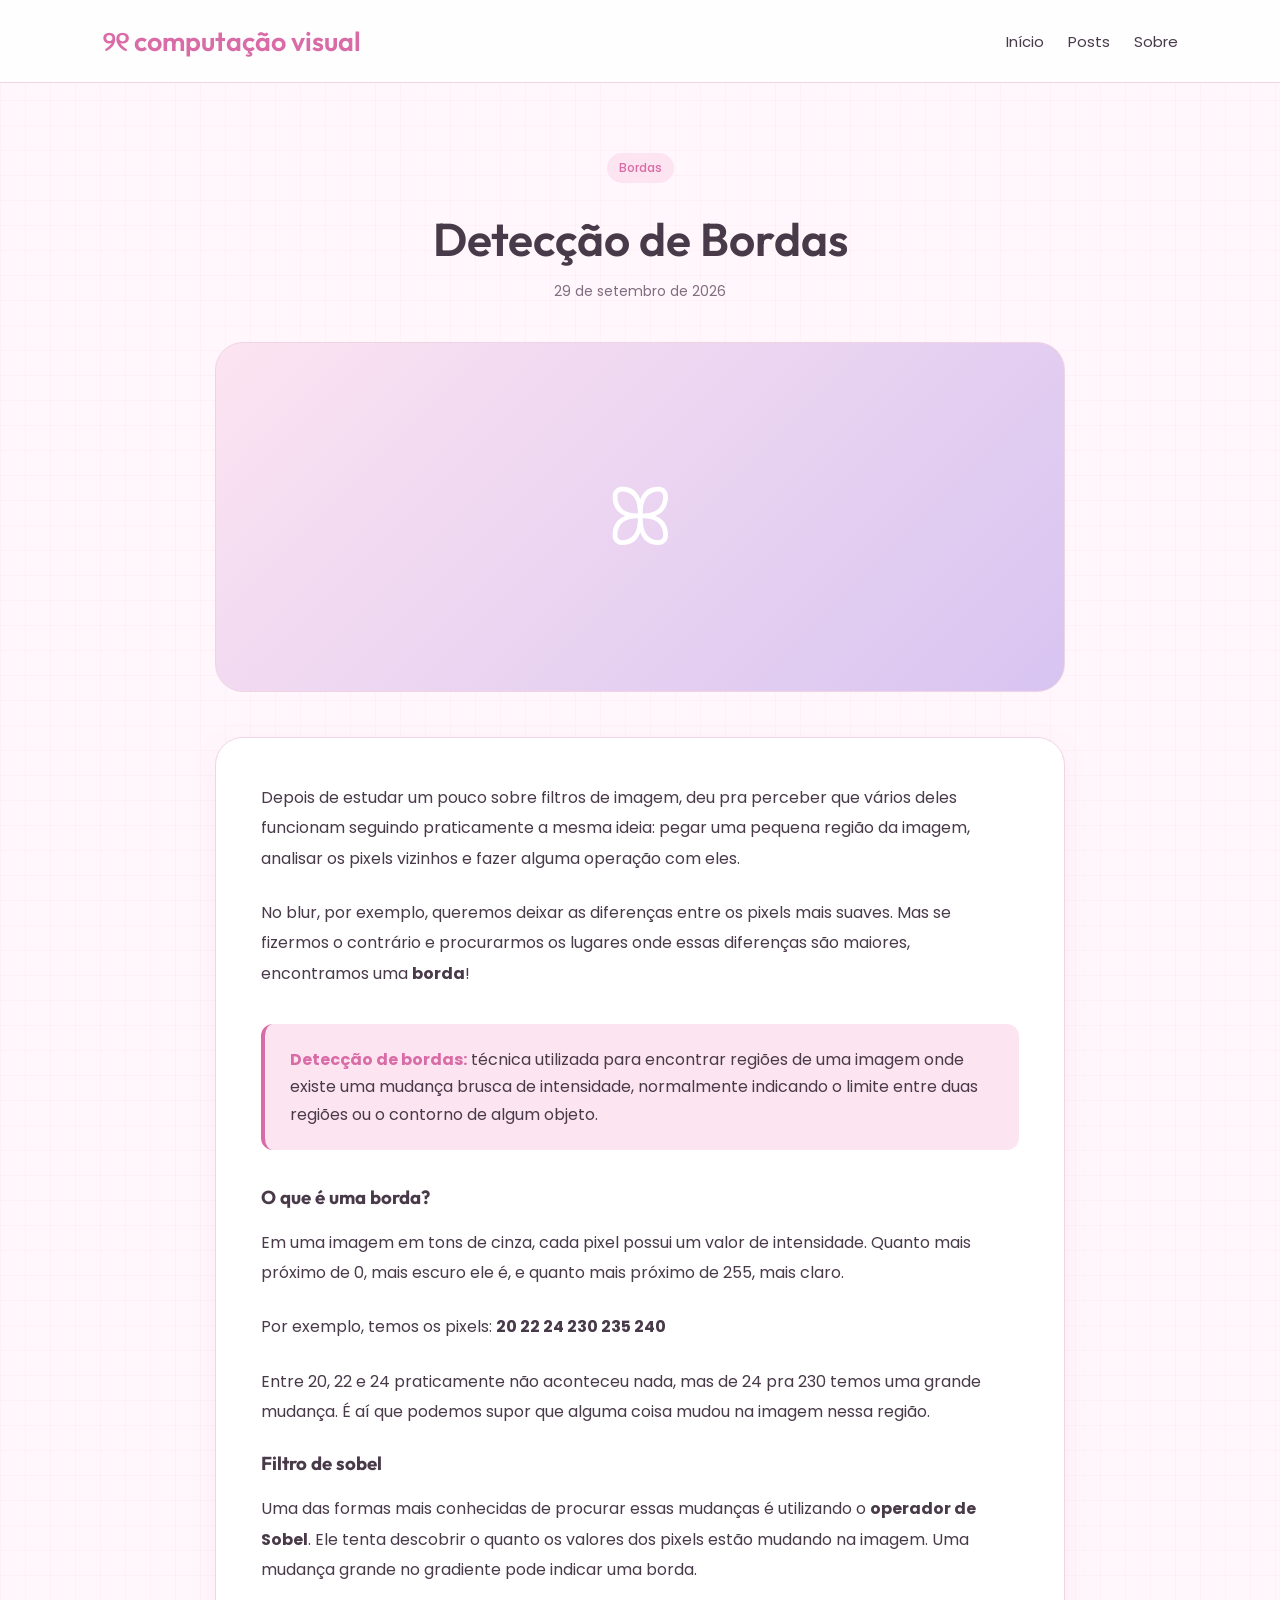
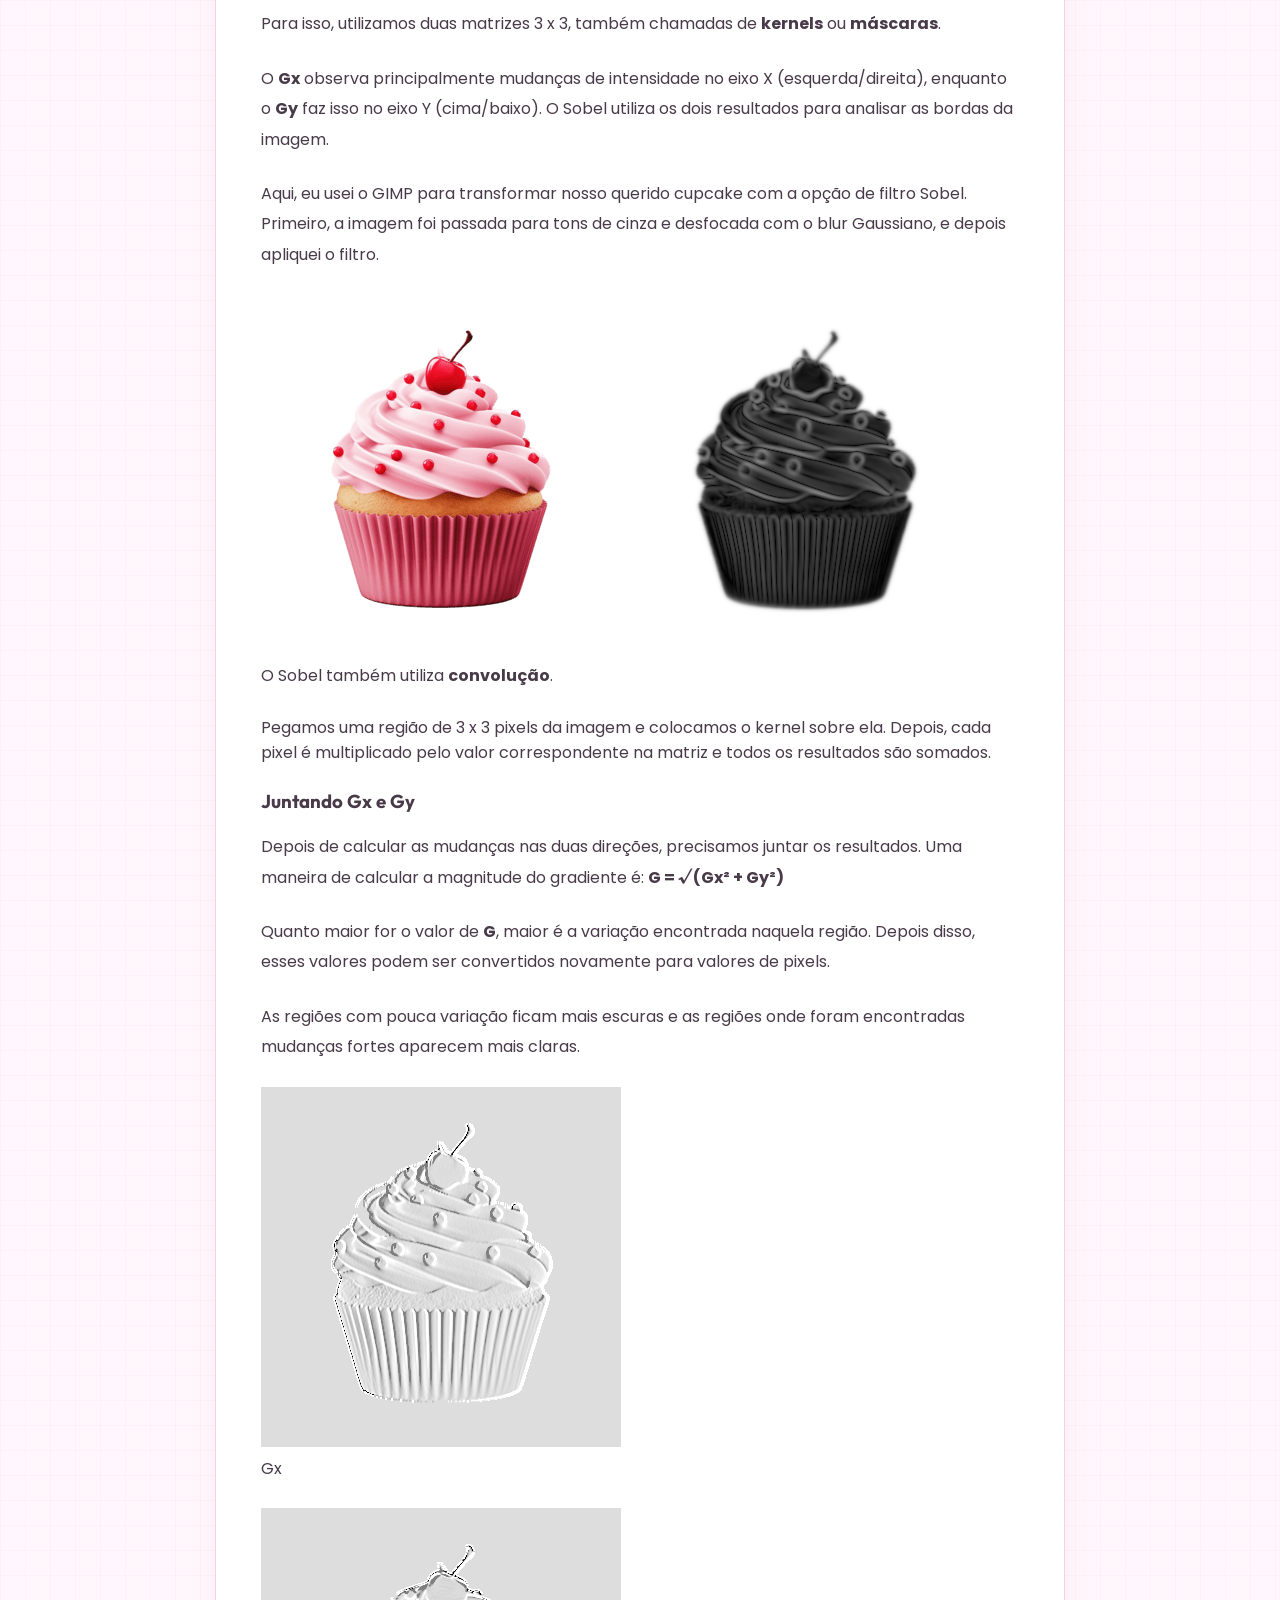
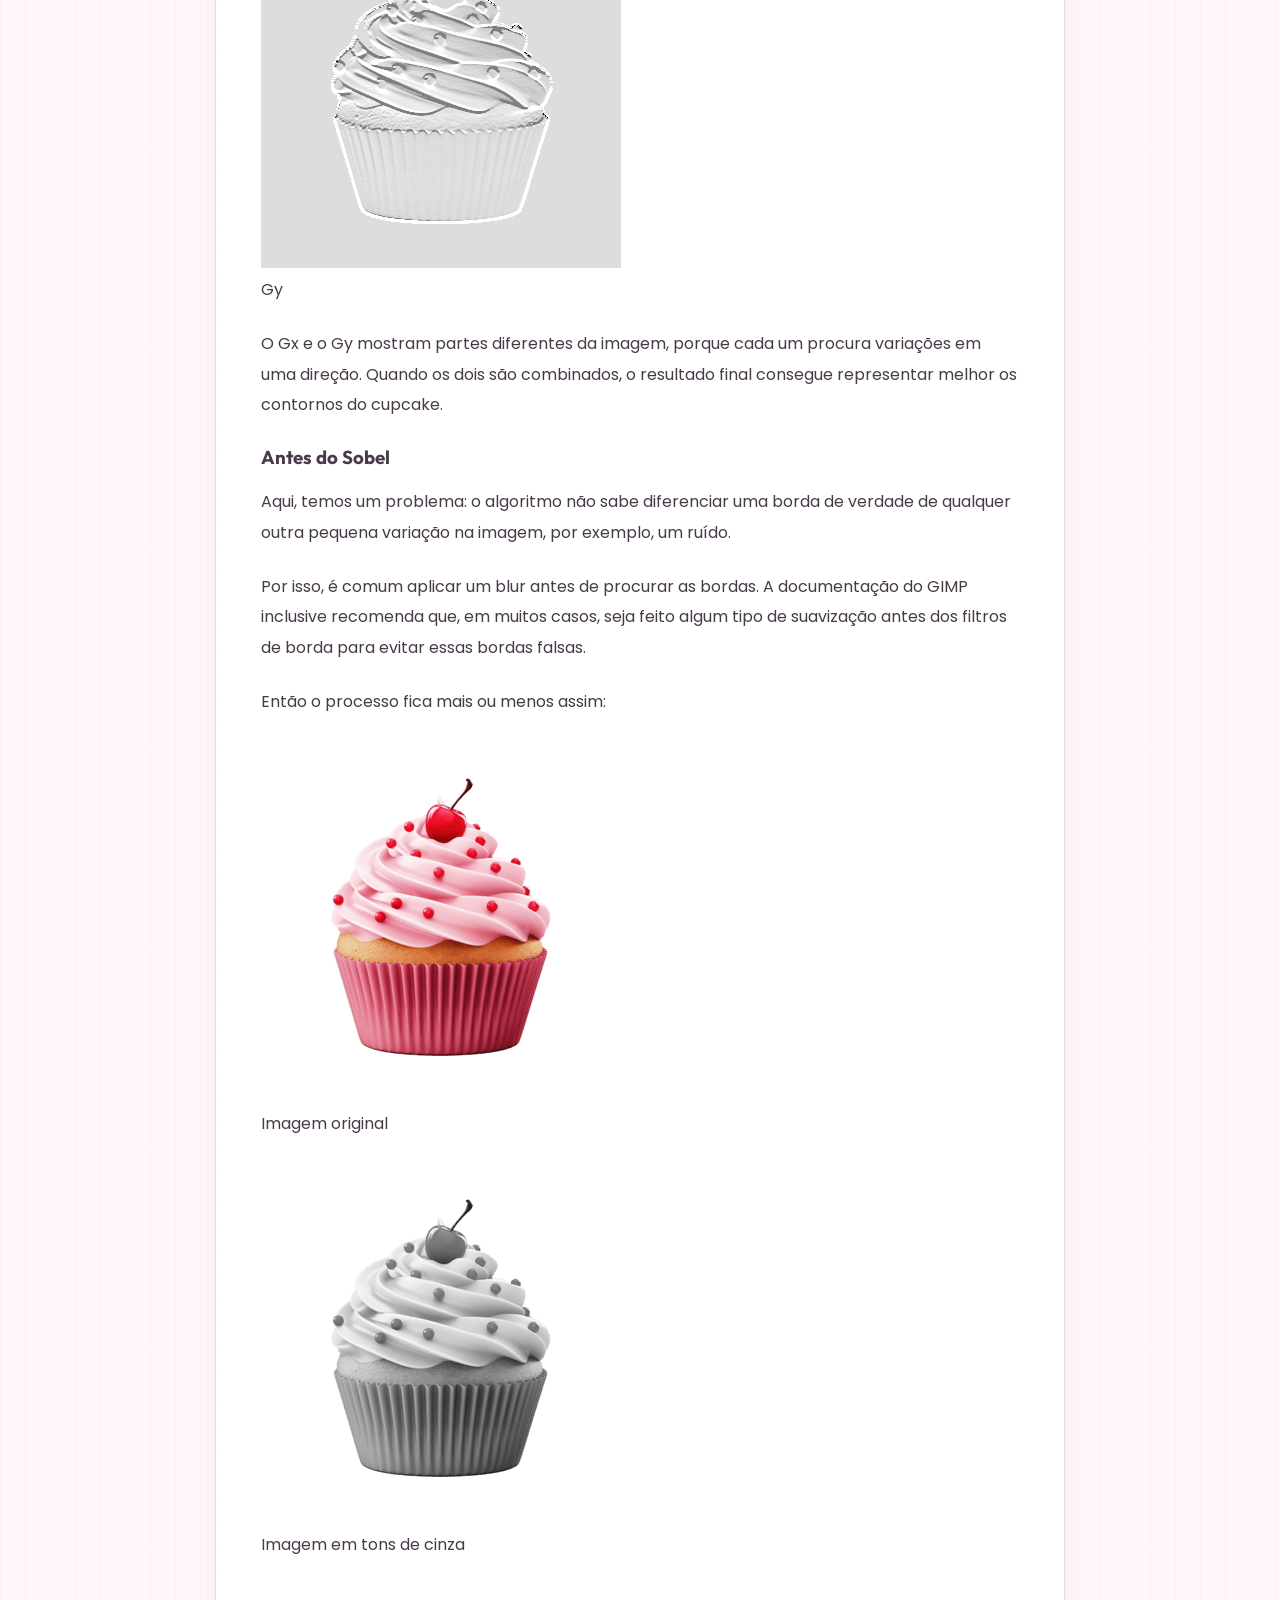
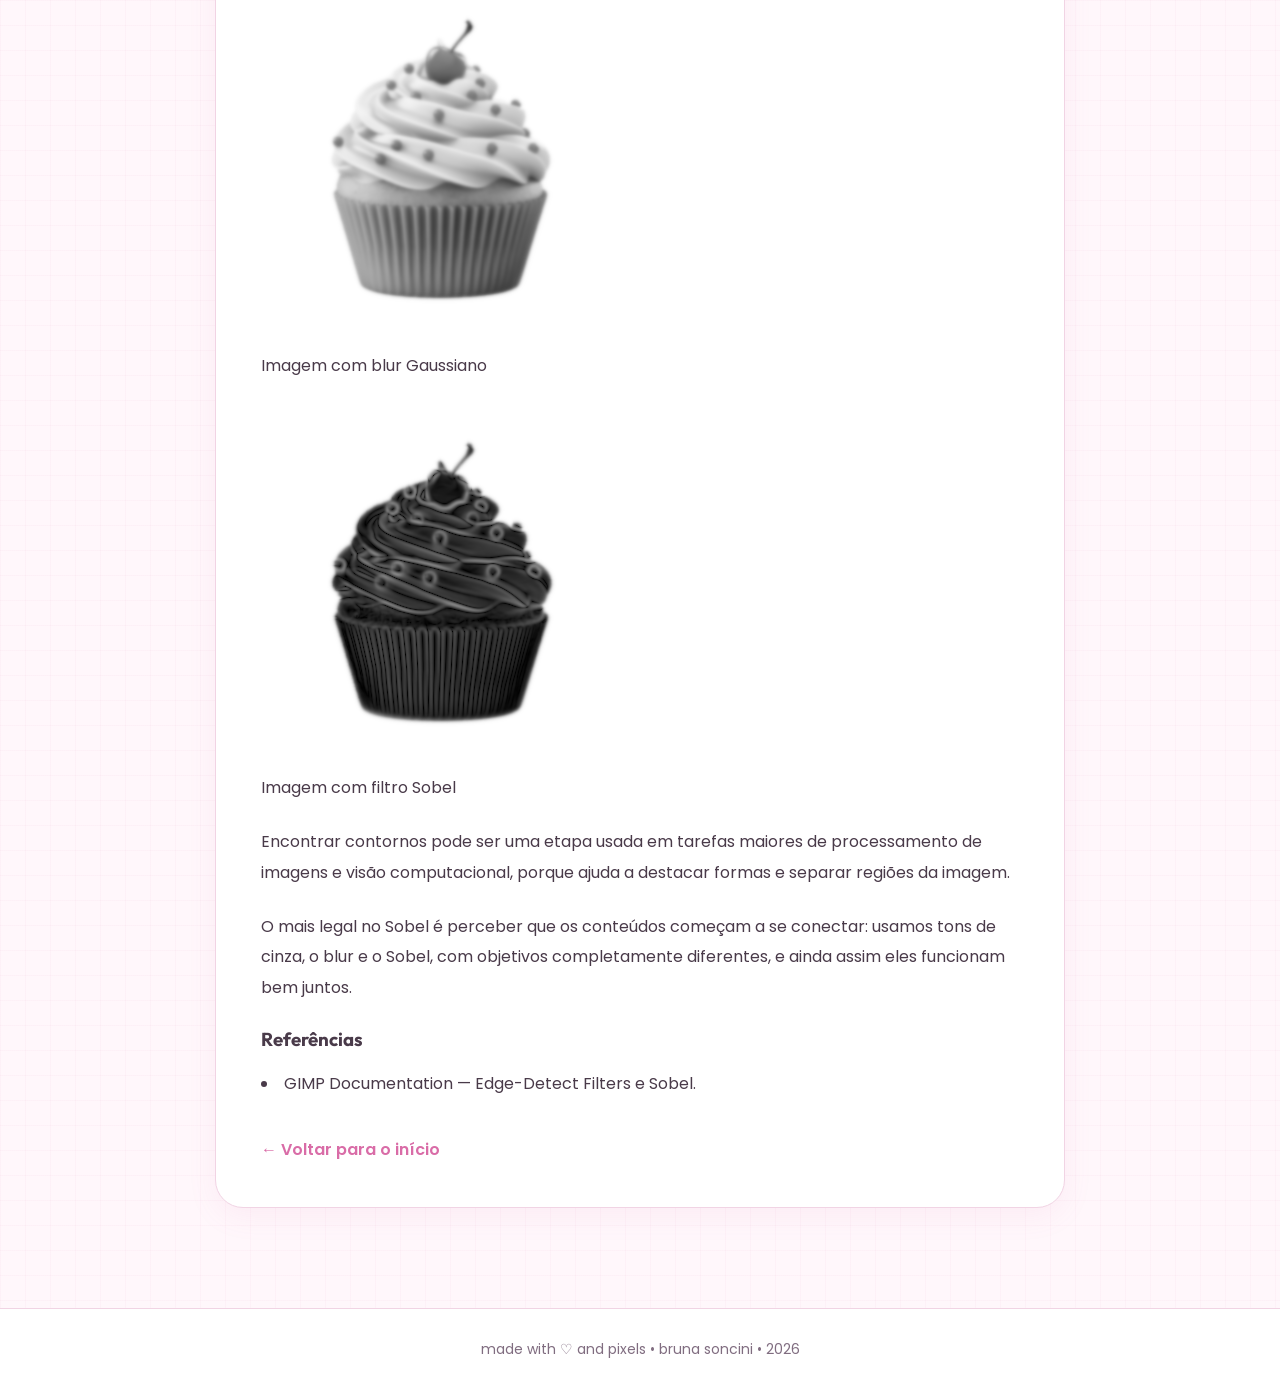
<file: posts/bordas/bordas.html>
<!doctype html>
<html lang="pt-BR">
  <head>
    <meta charset="UTF-8" />
    <meta name="viewport" content="width=device-width, initial-scale=1.0" />

    <title>Detecção de Bordas</title>

    <link rel="stylesheet" href="../../css/style.css" />
  </head>

  <body>
    <header>
      <h1>୨୧ computação visual</h1>

      <nav>
        <a href="../../index.html">Início</a>
        <a href="../../posts.html">Posts</a>
        <a href="../../sobre.html">Sobre</a>
      </nav>
    </header>

    <main class="post-page">
      <article class="post">
        <div class="post-header">
          <span class="post-category"> Bordas </span>

          <h1>Detecção de Bordas</h1>

          <p class="post-date">29 de setembro de 2026</p>
        </div>

        <div class="post-cover">ꕤ</div>

        <div class="post-body">
          <p>
            Depois de estudar um pouco sobre filtros de imagem, deu pra perceber
            que vários deles funcionam seguindo praticamente a mesma ideia:
            pegar uma pequena região da imagem, analisar os pixels vizinhos e
            fazer alguma operação com eles.
          </p>

          <p>
            No blur, por exemplo, queremos deixar as diferenças entre os pixels
            mais suaves. Mas se fizermos o contrário e procurarmos os lugares
            onde essas diferenças são maiores, encontramos uma
            <strong>borda</strong>!
          </p>

          <div class="post-highlight">
            <strong>Detecção de bordas:</strong>
            técnica utilizada para encontrar regiões de uma imagem onde existe
            uma mudança brusca de intensidade, normalmente indicando o limite
            entre duas regiões ou o contorno de algum objeto.
          </div>

          <h3>O que é uma borda?</h3>

          <p>
            Em uma imagem em tons de cinza, cada pixel possui um valor de
            intensidade. Quanto mais próximo de 0, mais escuro ele é, e quanto
            mais próximo de 255, mais claro.
          </p>

          <p>Por exemplo, temos os pixels:
            <strong>20   22   24   230   235   240</strong>
          </p>

          <p>
            Entre 20, 22 e 24 praticamente não aconteceu nada, mas de 24 pra 230
            temos uma grande mudança. É aí que podemos supor que alguma coisa 
            mudou na imagem nessa região.
        </p>

          <h3>Filtro de sobel</h3>

          <p>
            Uma das formas mais conhecidas de procurar essas mudanças é
            utilizando o <strong>operador de Sobel</strong>.
            Ele tenta descobrir o quanto os valores dos pixels estão mudando na imagem. Uma
            mudança grande no gradiente pode indicar uma borda.
          </p>

          <p>
            Para isso, utilizamos duas matrizes 3 x 3, também chamadas de
            <strong>kernels</strong> ou <strong>máscaras</strong>.
          </p>

          <p>
            O <strong>Gx</strong> observa principalmente mudanças de intensidade
            no eixo X (esquerda/direita), enquanto o <strong>Gy</strong> faz isso no eixo Y (cima/baixo).
            O Sobel utiliza os dois resultados para analisar as bordas da imagem.
          </p>

          <p>
            Aqui, eu usei o GIMP para transformar nosso querido cupcake com a opção de filtro Sobel.
            Primeiro, a imagem foi passada para tons de cinza e desfocada com o blur Gaussiano, 
            e depois apliquei o filtro.
          </p>

          <img src="img/cupcake.png">
          <img src="img/cupcake-sobel.png">

          <p>O Sobel também utiliza <strong>convolução</strong>.</p>
            Pegamos uma região de 3 x 3 pixels da imagem e colocamos o kernel
            sobre ela. Depois, cada pixel é multiplicado pelo valor
            correspondente na matriz e todos os resultados são somados.
          </p>

          <h3>Juntando Gx e Gy</h3>

          <p>
            Depois de calcular as mudanças nas duas direções, precisamos juntar
            os resultados. Uma maneira de calcular a magnitude do gradiente é: 
            <strong>G = √(Gx² + Gy²)</strong>
        </p>          

          <p>
            Quanto maior for o valor de <strong>G</strong>, maior é a variação
            encontrada naquela região. Depois disso, esses valores podem ser convertidos novamente para
            valores de pixels.
          </p>

          <p>
            As regiões com pouca variação ficam mais escuras e as regiões onde
            foram encontradas mudanças fortes aparecem mais claras.
          </p>

         <img src="img/cupcake-gx.png">
         <p>Gx</p>
         <img src="img/cupcake-gy.png">
         <p>Gy</p>

        <p>
            O Gx e o Gy mostram partes diferentes da imagem, porque cada um procura variações em uma direção. 
            Quando os dois são combinados, o resultado final consegue representar melhor os contornos do cupcake.
        </p>

          <h3>Antes do Sobel</h3>

          <p>
            Aqui, temos um problema: o algoritmo não sabe diferenciar uma borda
            de verdade de qualquer outra pequena variação na imagem, por exemplo, um ruído.
          </p>

          <p>
            Por isso, é comum aplicar um blur antes de procurar as bordas. A
            documentação do GIMP inclusive recomenda que, em muitos casos, seja
            feito algum tipo de suavização antes dos filtros de borda para
            evitar essas bordas falsas.
          </p>

          <p>Então o processo fica mais ou menos assim:</p>

            <img src="img/cupcake.png">
            <p>Imagem original</p>
            <img src="img/cupcake-cinza.png">
            <p>Imagem em tons de cinza</p>
            <img src="img/cupcake-blur.png">
            <p>Imagem com blur Gaussiano</p>
            <img src="img/cupcake-sobel.png">
            <p>Imagem com filtro Sobel</p>

          <p>
            Encontrar contornos pode ser uma etapa usada em tarefas maiores de
            processamento de imagens e visão computacional, porque ajuda a
            destacar formas e separar regiões da imagem.
          </p>

          <p>
            O mais legal no Sobel é perceber que os conteúdos começam a se conectar:
            usamos tons de cinza, o blur e o Sobel, com objetivos completamente diferentes,
            e ainda assim eles funcionam bem juntos.
          </p>

          <h3>Referências</h3>
            <li>GIMP Documentation — Edge-Detect Filters e Sobel.</li>
          </ul>

          <a href="../../index.html" class="back-link">
            ← Voltar para o início
          </a>
        </div>
      </article>
    </main>

    <footer>
      <p>made with ♡ and pixels • bruna soncini • 2026</p>
    </footer>
  </body>
</html>
</file>
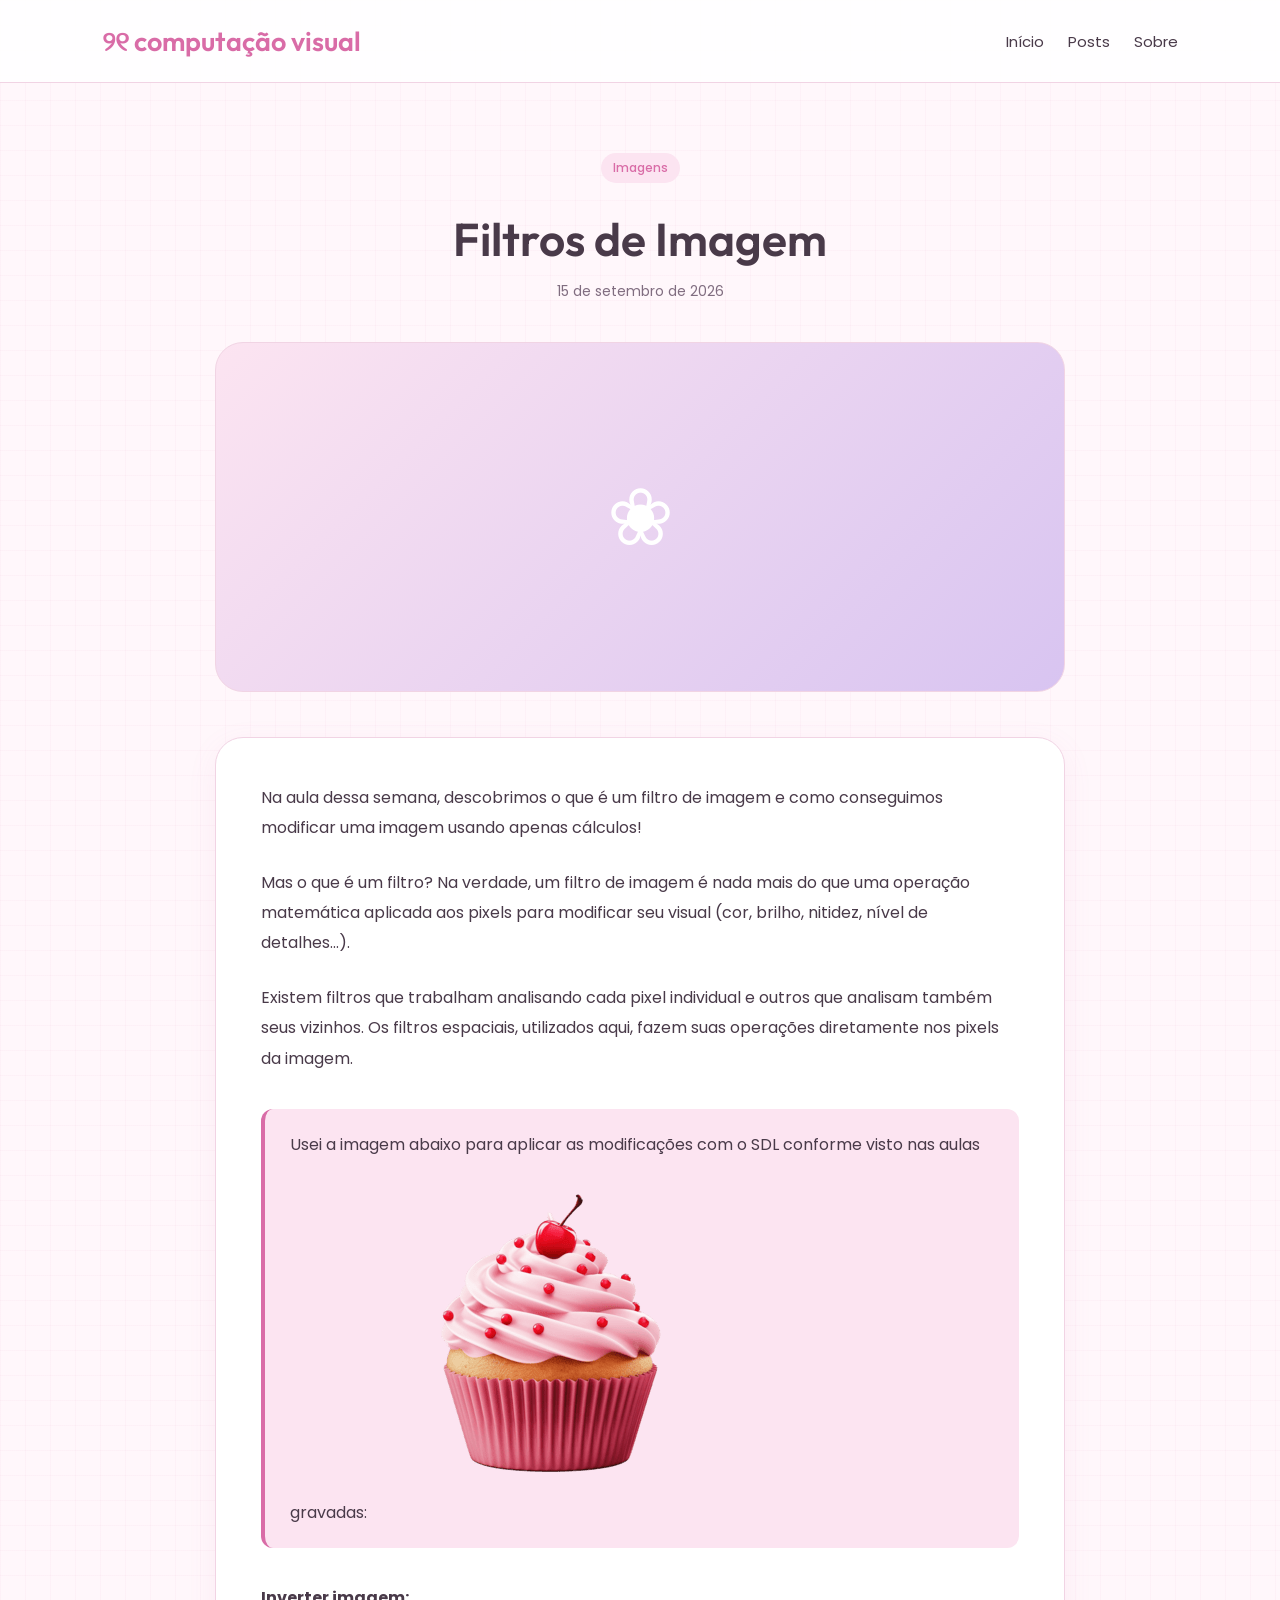
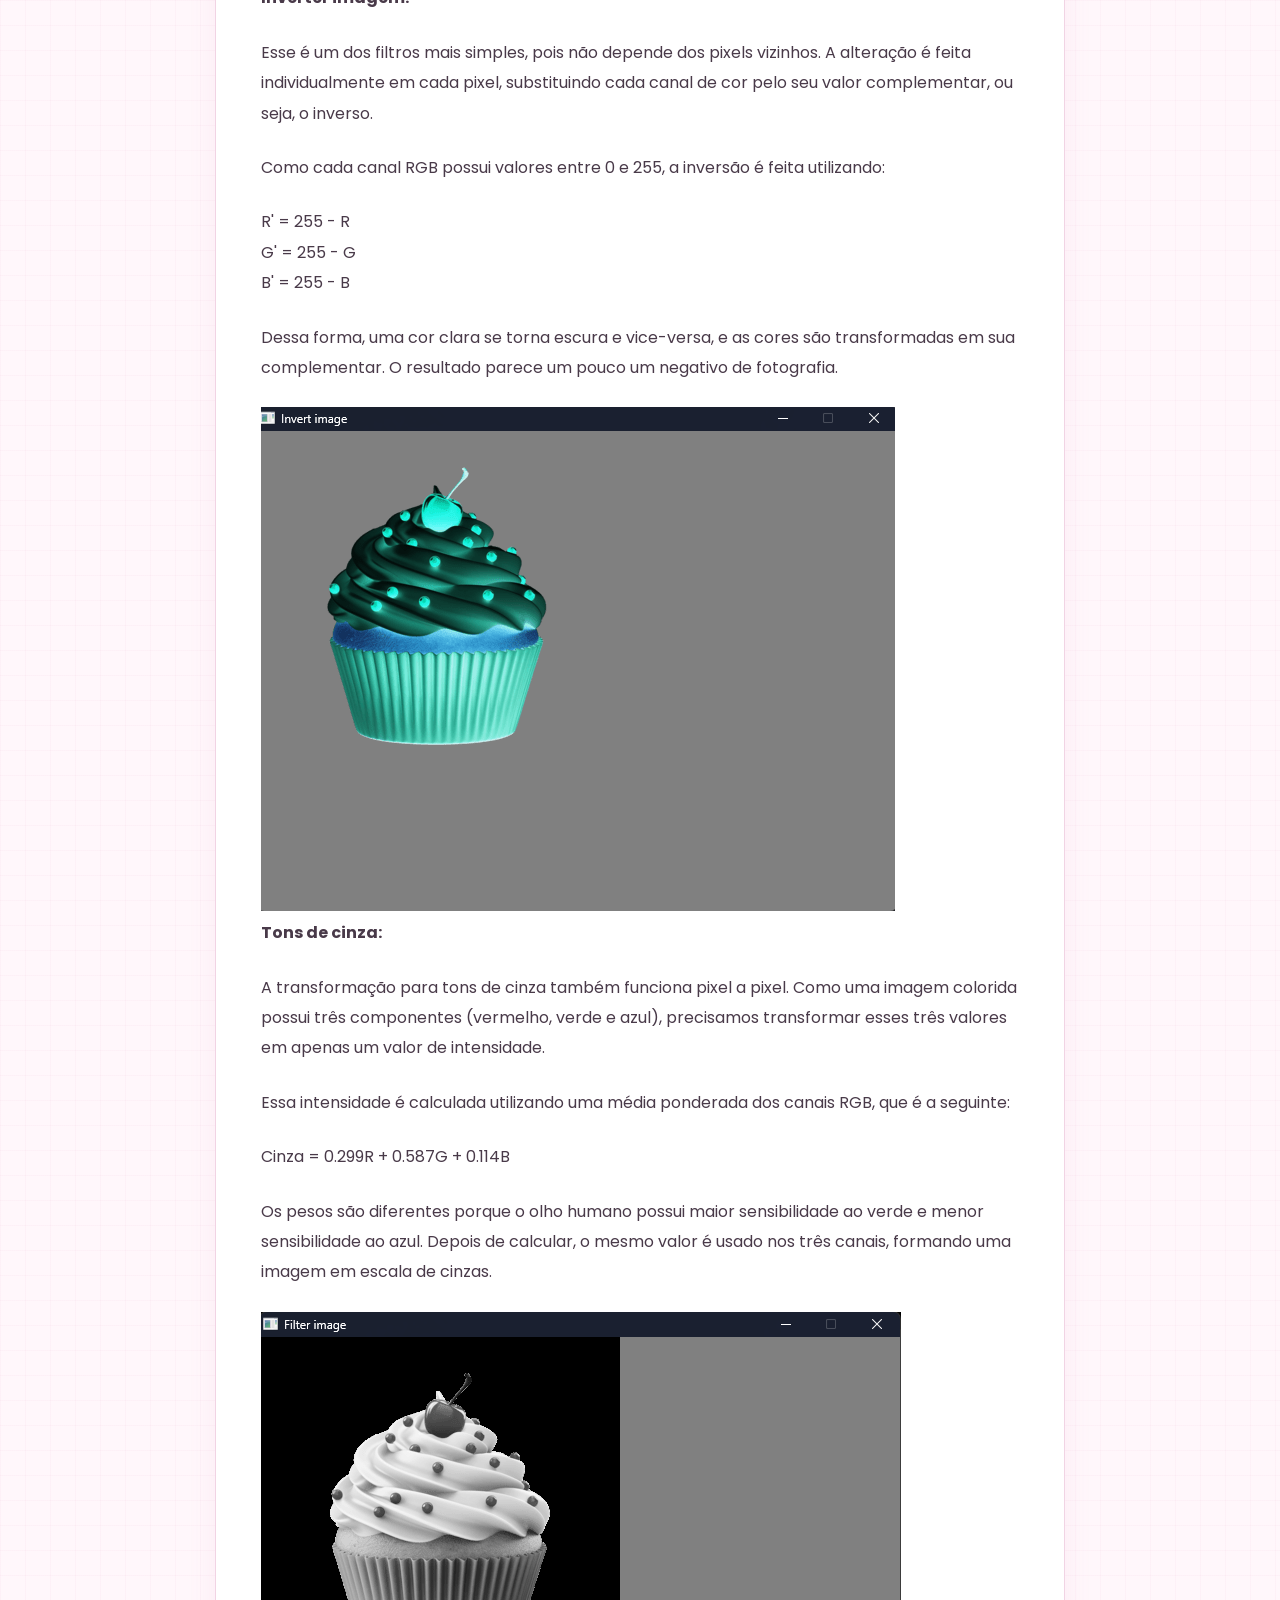
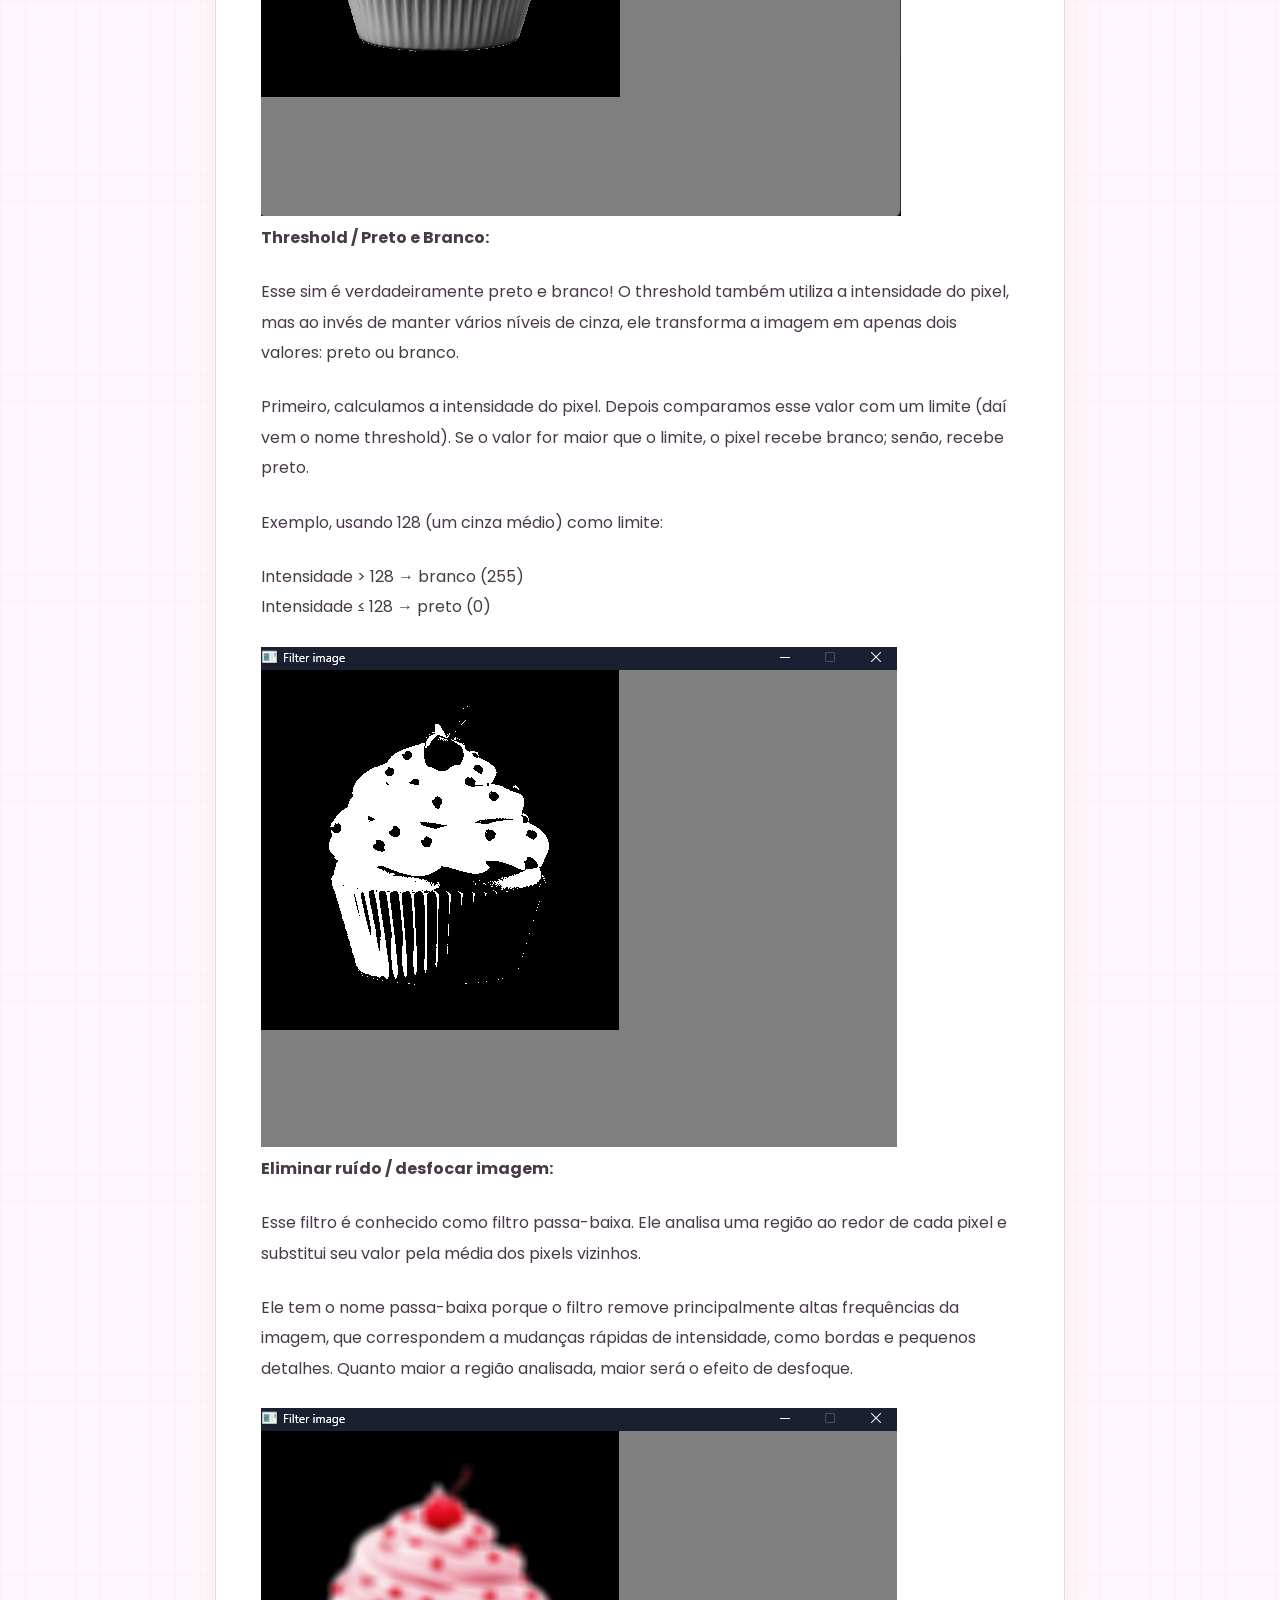
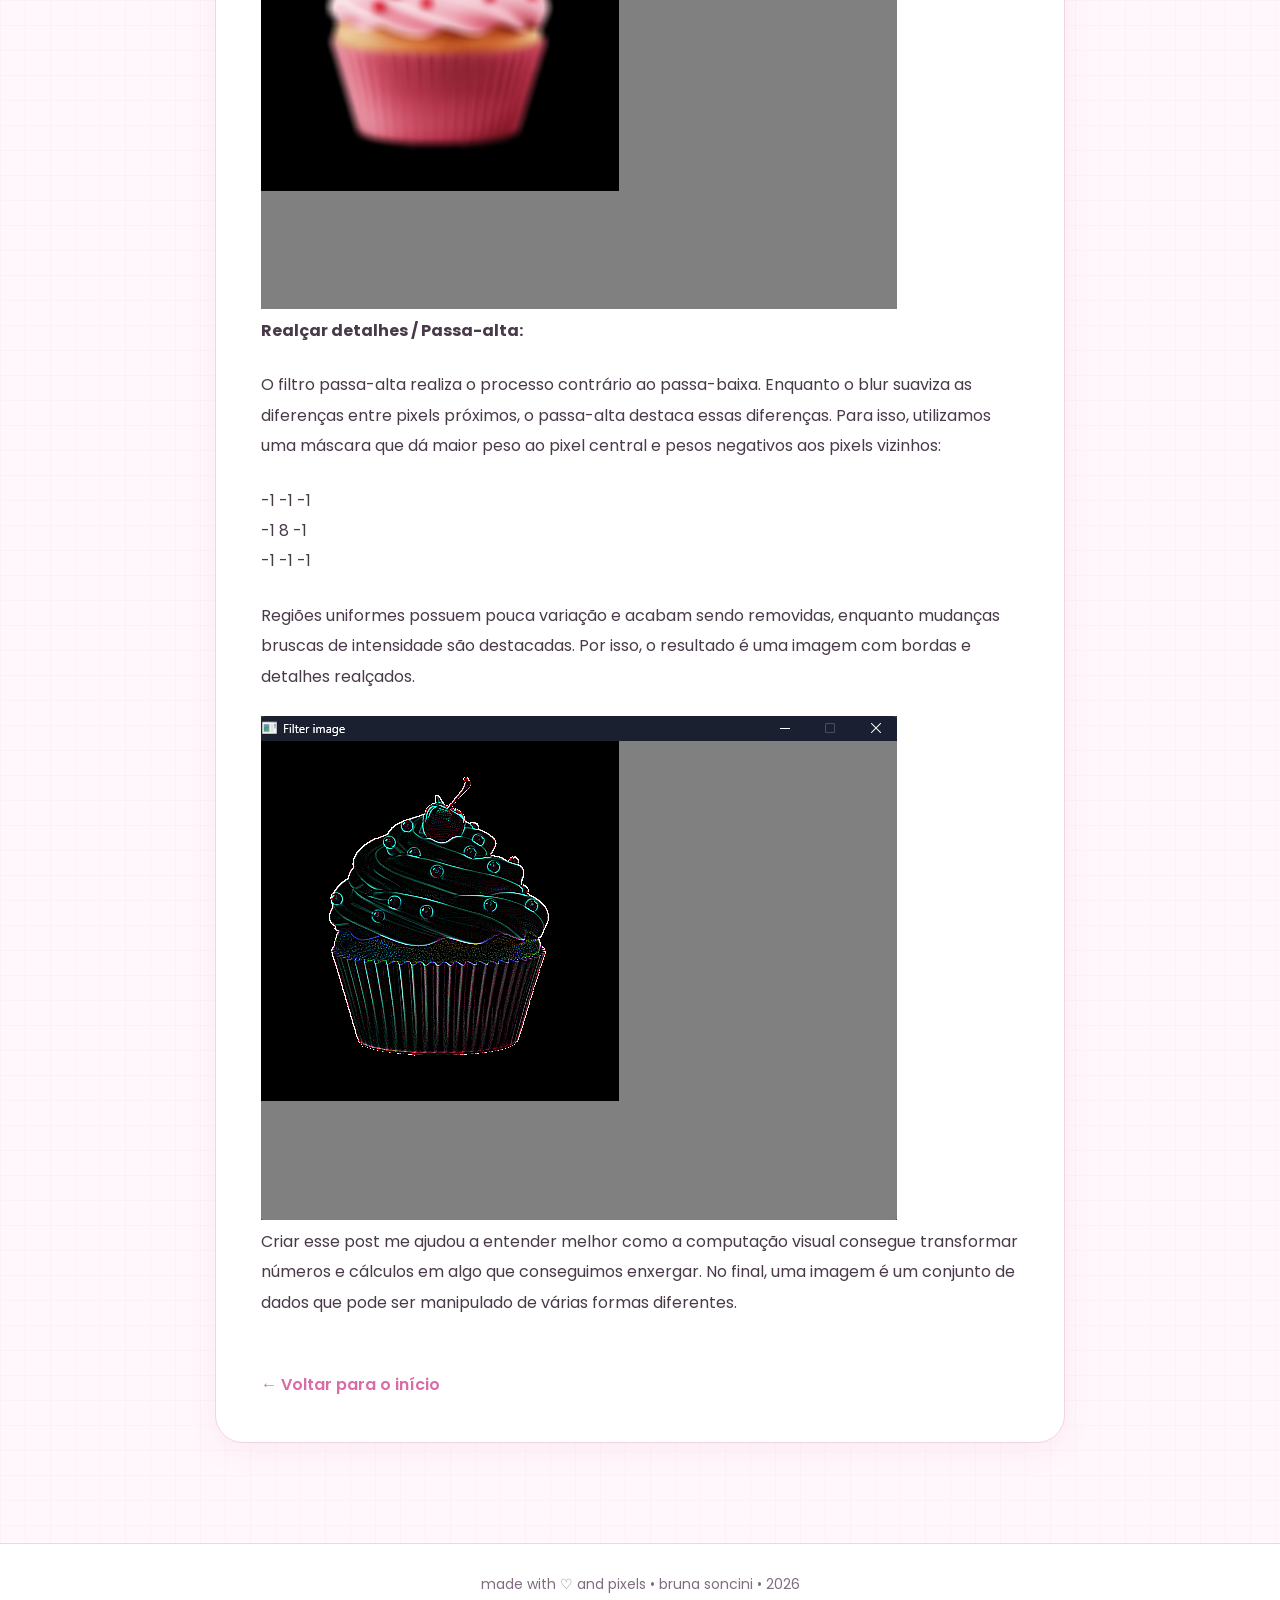
<file: posts/filtrar-imagens/filtrar-imagens.html>
<!DOCTYPE html>
<html lang="pt-BR">

<head>
    <meta charset="UTF-8">
    <meta name="viewport" content="width=device-width, initial-scale=1.0">

    <title>Filtros de Imagem</title>

    <link rel="stylesheet" href="../../css/style.css">
</head>

<body>

    <header>
        <h1>୨୧ computação visual</h1>

        <nav>
            <a href="../../index.html">Início</a>
            <a href="../../posts.html">Posts</a>
            <a href="../../sobre.html">Sobre</a>
        </nav>
    </header>


    <main class="post-page">

        <article class="post">

            <div class="post-header">

                <span class="post-category">
                    Imagens
                </span>

                <h1>
                    Filtros de Imagem
                </h1>

                <p class="post-date">
                    15 de setembro de 2026
                </p>

            </div>


            <div class="post-cover">
                ❀
            </div>


            <div class="post-body">

                <p>
                    Na aula dessa semana, descobrimos o que é um filtro de imagem e como conseguimos modificar uma imagem usando apenas cálculos!
                </p>

                <p>
                    Mas o que é um filtro?
                    Na verdade, um filtro de imagem é nada mais do que uma operação matemática aplicada aos pixels para modificar seu visual (cor, brilho, nitidez, nível de detalhes...).
                </p>

                <p>
                    Existem filtros que trabalham analisando cada pixel individual e
                    outros que analisam também seus vizinhos. Os filtros espaciais,
                    utilizados aqui, fazem suas operações diretamente nos pixels da
                    imagem.
                </p>

                <div class="post-highlight">
                    Usei a imagem abaixo para aplicar as modificações com o SDL conforme visto nas aulas gravadas:
                    <img src="img/cupcake.png">
                </div>


                <p>
                    <strong>Inverter imagem:</strong>
                </p>

                <p>
                    Esse é um dos filtros mais simples, pois não depende dos pixels vizinhos.
                    A alteração é feita individualmente em cada pixel, substituindo cada canal
                    de cor pelo seu valor complementar, ou seja, o inverso.
                </p>

                <p>
                    Como cada canal RGB possui valores entre 0 e 255, a inversão é feita
                    utilizando:
                </p>

                <p>
                    R' = 255 - R<br>
                    G' = 255 - G<br>
                    B' = 255 - B
                </p>

                <p>
                    Dessa forma, uma cor clara se torna escura e vice-versa, e as cores são transformadas em sua complementar. O resultado parece um pouco um negativo de fotografia.
                </p>

                <img src="img/cupcake-invertido.png">

                <p>
                    <strong>Tons de cinza:</strong>
                </p>

                <p>
                    A transformação para tons de cinza também funciona pixel a pixel. Como uma
                    imagem colorida possui três componentes (vermelho, verde e azul), precisamos
                    transformar esses três valores em apenas um valor de intensidade.
                </p>

                <p>
                    Essa intensidade é calculada utilizando uma média ponderada dos canais RGB, que é a seguinte:
                </p>

                <p>
                    Cinza = 0.299R + 0.587G + 0.114B
                </p>

                <p>
                    Os pesos são diferentes porque o olho humano possui maior sensibilidade ao
                    verde e menor sensibilidade ao azul. Depois de calcular, o mesmo valor é usado
                    nos três canais, formando uma imagem em escala de cinzas.
                </p>

                <img src="img/cupcake-cinza.png">

                <p>
                    <strong>Threshold / Preto e Branco:</strong>
                </p>

                <p>
                    Esse sim é verdadeiramente preto e branco! O threshold também utiliza a intensidade do pixel, mas ao invés de manter vários níveis de cinza, ele transforma a imagem em apenas dois valores: preto ou branco.
                </p>

                <p>
                    Primeiro, calculamos a intensidade do pixel. Depois comparamos esse valor com um limite (daí vem o nome threshold). Se o valor for maior que o limite, o
                    pixel recebe branco; senão, recebe preto.
                </p>

                <p>
                    Exemplo, usando 128 (um cinza médio) como limite:
                </p>

                <p>
                    Intensidade > 128 → branco (255)<br>
                    Intensidade ≤ 128 → preto (0)
                </p>

                <img src="img/cupcake-threshold.png">

                <p>
                    <strong>Eliminar ruído / desfocar imagem:</strong>
                </p>

                <p>
                    Esse filtro é conhecido como filtro passa-baixa. Ele analisa uma região ao
                    redor de cada pixel e substitui seu valor pela média dos pixels vizinhos.
                </p>

                <p>
                    Ele tem o nome passa-baixa porque o filtro remove principalmente altas frequências da imagem, que correspondem a mudanças rápidas de
                    intensidade, como bordas e pequenos detalhes. Quanto maior a região analisada, maior será o efeito de desfoque.
                </p>

                <img src="img/cupcake-blur.png">

                <p>
                    <strong>Realçar detalhes / Passa-alta:</strong>
                </p>

                <p>
                    O filtro passa-alta realiza o processo contrário ao passa-baixa. Enquanto o
                    blur suaviza as diferenças entre pixels próximos, o passa-alta destaca essas diferenças. Para isso, utilizamos uma máscara que dá maior peso ao pixel
                    central e pesos negativos aos pixels vizinhos:
                </p>

                <p>
                    -1 -1 -1<br>
                    -1 8 -1<br>
                    -1 -1 -1
                </p>

                <p>
                    Regiões uniformes possuem pouca variação e acabam sendo removidas, enquanto
                    mudanças bruscas de intensidade são destacadas. Por isso, o resultado é uma
                    imagem com bordas e detalhes realçados.
                </p>

                <img src="img/cupcake-passaalta.png">

                <p>
                    Criar esse post me ajudou a entender melhor como a computação visual consegue
                    transformar números e cálculos em algo que conseguimos enxergar. No final, uma imagem é um conjunto de dados que pode ser manipulado de várias formas diferentes.
                </p>

                <a href="../../index.html" class="back-link">
                    ← Voltar para o início
                </a>

            </div>

        </article>

    </main>


    <footer>
        <p>
            made with ♡ and pixels • bruna soncini • 2026
        </p>
    </footer>

</body>

</html>
</file>
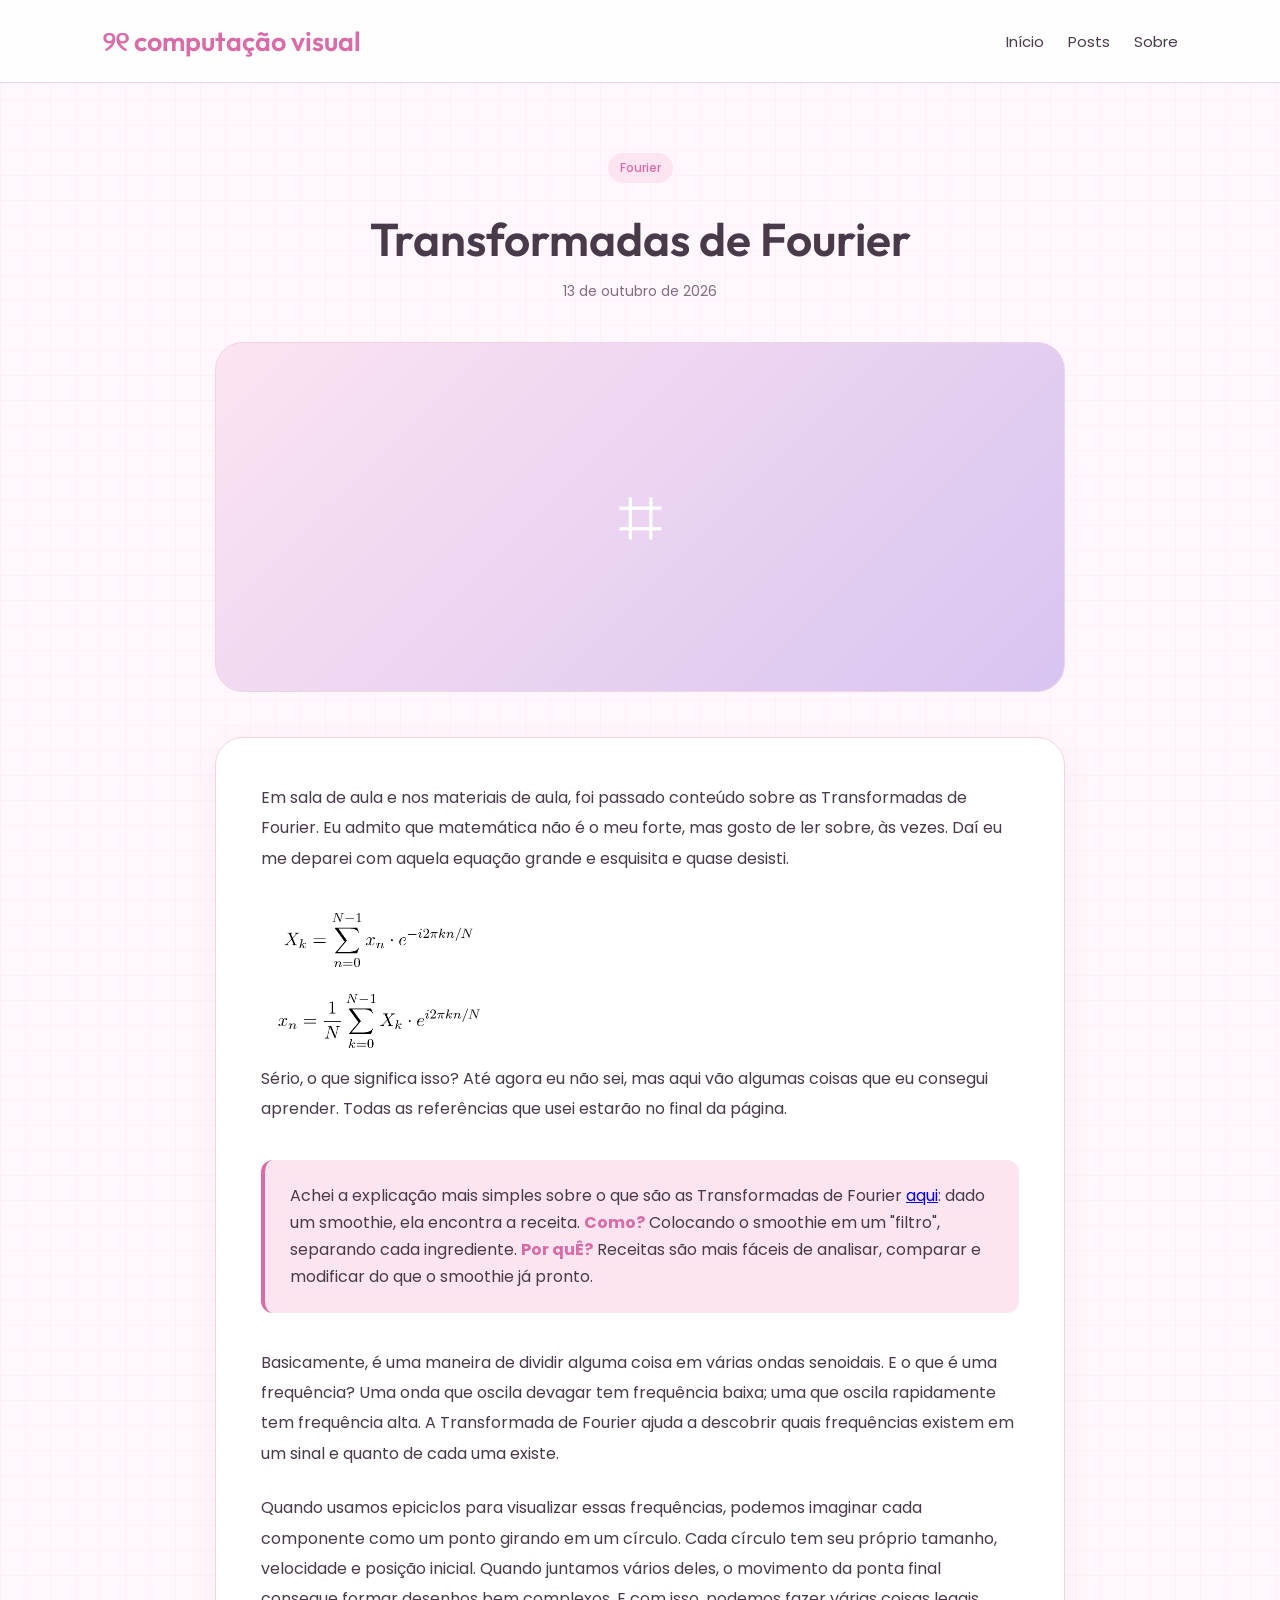
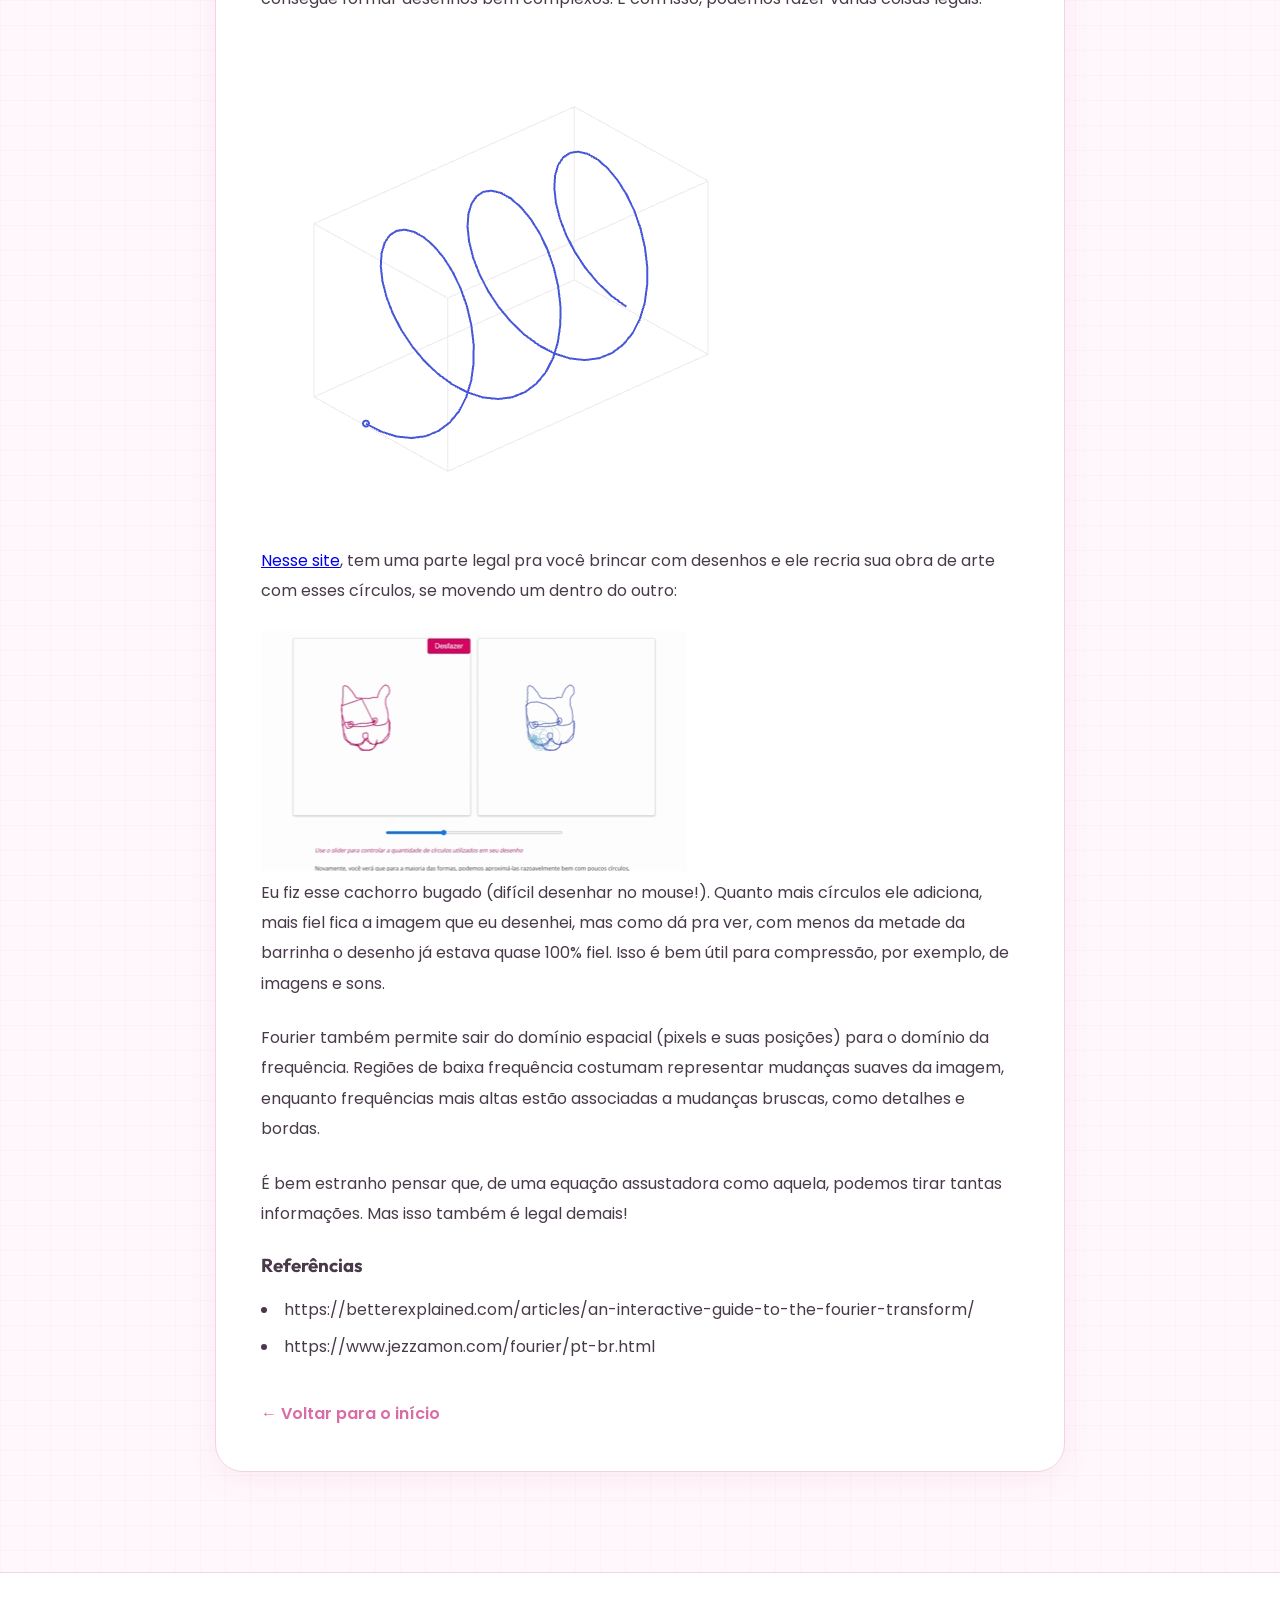
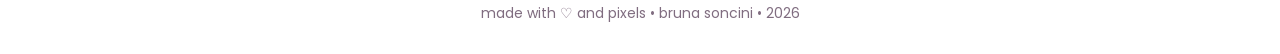
<file: posts/fourier/fourier.html>
<!doctype html>
<html lang="pt-BR">
  <head>
    <meta charset="UTF-8" />
    <meta name="viewport" content="width=device-width, initial-scale=1.0" />

    <title>Transformadas de Fourier</title>

    <link rel="stylesheet" href="../../css/style.css" />
  </head>

  <body>
    <header>
      <h1>୨୧ computação visual</h1>

      <nav>
        <a href="../../index.html">Início</a>
        <a href="../../posts.html">Posts</a>
        <a href="../../sobre.html">Sobre</a>
      </nav>
    </header>

    <main class="post-page">
      <article class="post">
        <div class="post-header">
          <span class="post-category"> Fourier </span>

          <h1>Transformadas de Fourier</h1>

          <p class="post-date">13 de outubro de 2026</p>
        </div>

        <div class="post-cover">⌗</div>

        <div class="post-body">
          <p>
            Em sala de aula e nos materiais de aula, foi passado conteúdo sobre as Transformadas de Fourier.
            Eu admito que matemática não é o meu forte, mas gosto de ler sobre, às vezes. 
            Daí eu me deparei com aquela equação grande e esquisita e quase desisti.
          </p>

          <img src="img/equacoes.png">

          <p>
            Sério, o que significa isso? Até agora eu não sei, mas aqui vão algumas coisas que eu consegui aprender.
            Todas as referências que usei estarão no final da página.
          </p>

          <div class="post-highlight">
            Achei a explicação mais simples sobre o que são as Transformadas de Fourier 
            <a href="https://betterexplained.com/articles/an-interactive-guide-to-the-fourier-transform/" target="_blank">aqui</a>: 
            dado um smoothie, ela encontra a receita. <strong>Como?</strong> Colocando o smoothie em um "filtro", separando cada ingrediente. 
            <strong>Por quÊ?</strong> Receitas são mais fáceis de analisar, comparar e modificar do que o smoothie já pronto.
          </div>

          <p>
            Basicamente, é uma maneira de dividir alguma coisa em várias ondas senoidais. E o que é uma frequência? 
            Uma onda que oscila devagar tem frequência baixa; uma que oscila rapidamente tem frequência alta. 
            A Transformada de Fourier ajuda a descobrir quais frequências existem em um sinal e quanto de cada uma existe.
          </p>

          <p>
            Quando usamos epiciclos para visualizar essas frequências, podemos imaginar cada componente como um ponto girando em um círculo. 
            Cada círculo tem seu próprio tamanho, velocidade e posição inicial. 
            Quando juntamos vários deles, o movimento da ponta final consegue formar desenhos bem complexos. 
            E com isso, podemos fazer várias coisas legais.
          </p>
          
          <img src="img/onda.png">

          <p>
            <a href="https://www.jezzamon.com/fourier/pt-br.html" target="_blank">Nesse site</a>,
            tem uma parte legal pra você brincar com desenhos e ele recria sua obra de arte
            com esses círculos, se movendo um dentro do outro:
          </p>

          <img src="img/desenho.gif">

          <p>
            Eu fiz esse cachorro bugado (difícil desenhar no mouse!). Quanto mais círculos ele adiciona, mais fiel fica a imagem que eu desenhei,
            mas como dá pra ver, com menos da metade da barrinha o desenho já estava quase 100% fiel. Isso é bem útil para compressão, por exemplo, de imagens e sons.
          </p>

          <p>
            Fourier também permite sair do domínio espacial (pixels e suas posições) 
            para o domínio da frequência. Regiões de baixa frequência costumam representar mudanças suaves da imagem, 
            enquanto frequências mais altas estão associadas a mudanças bruscas, como detalhes e bordas.
          </p>

          <p>
            É bem estranho pensar que, de uma equação assustadora como aquela, podemos tirar tantas informações. 
            Mas isso também é legal demais!
          </p>

          <h3>Referências</h3>
            <li>https://betterexplained.com/articles/an-interactive-guide-to-the-fourier-transform/</li>
            <li>https://www.jezzamon.com/fourier/pt-br.html</li>
          </ul>

          <a href="../../index.html" class="back-link">
            ← Voltar para o início
          </a>
        </div>
      </article>
    </main>

    <footer>
      <p>made with ♡ and pixels • bruna soncini • 2026</p>
    </footer>
  </body>
</html>
</file>
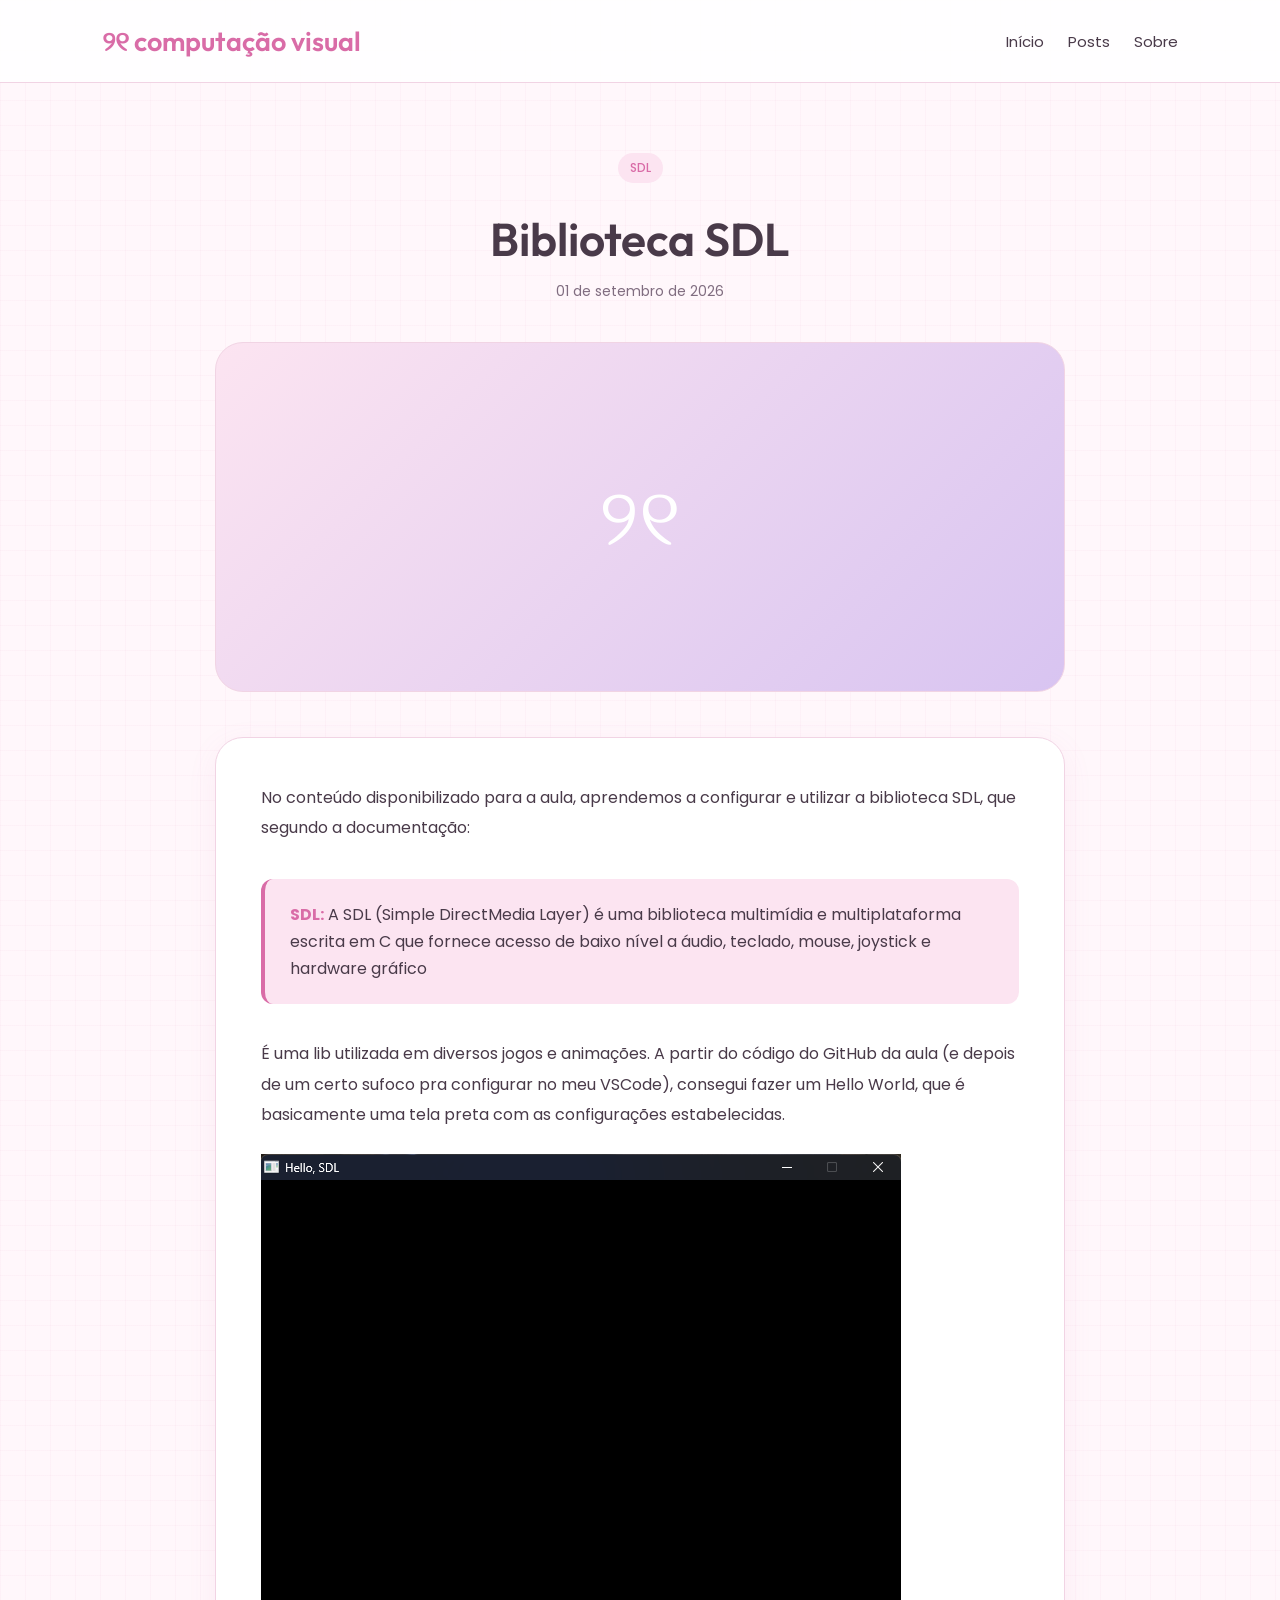
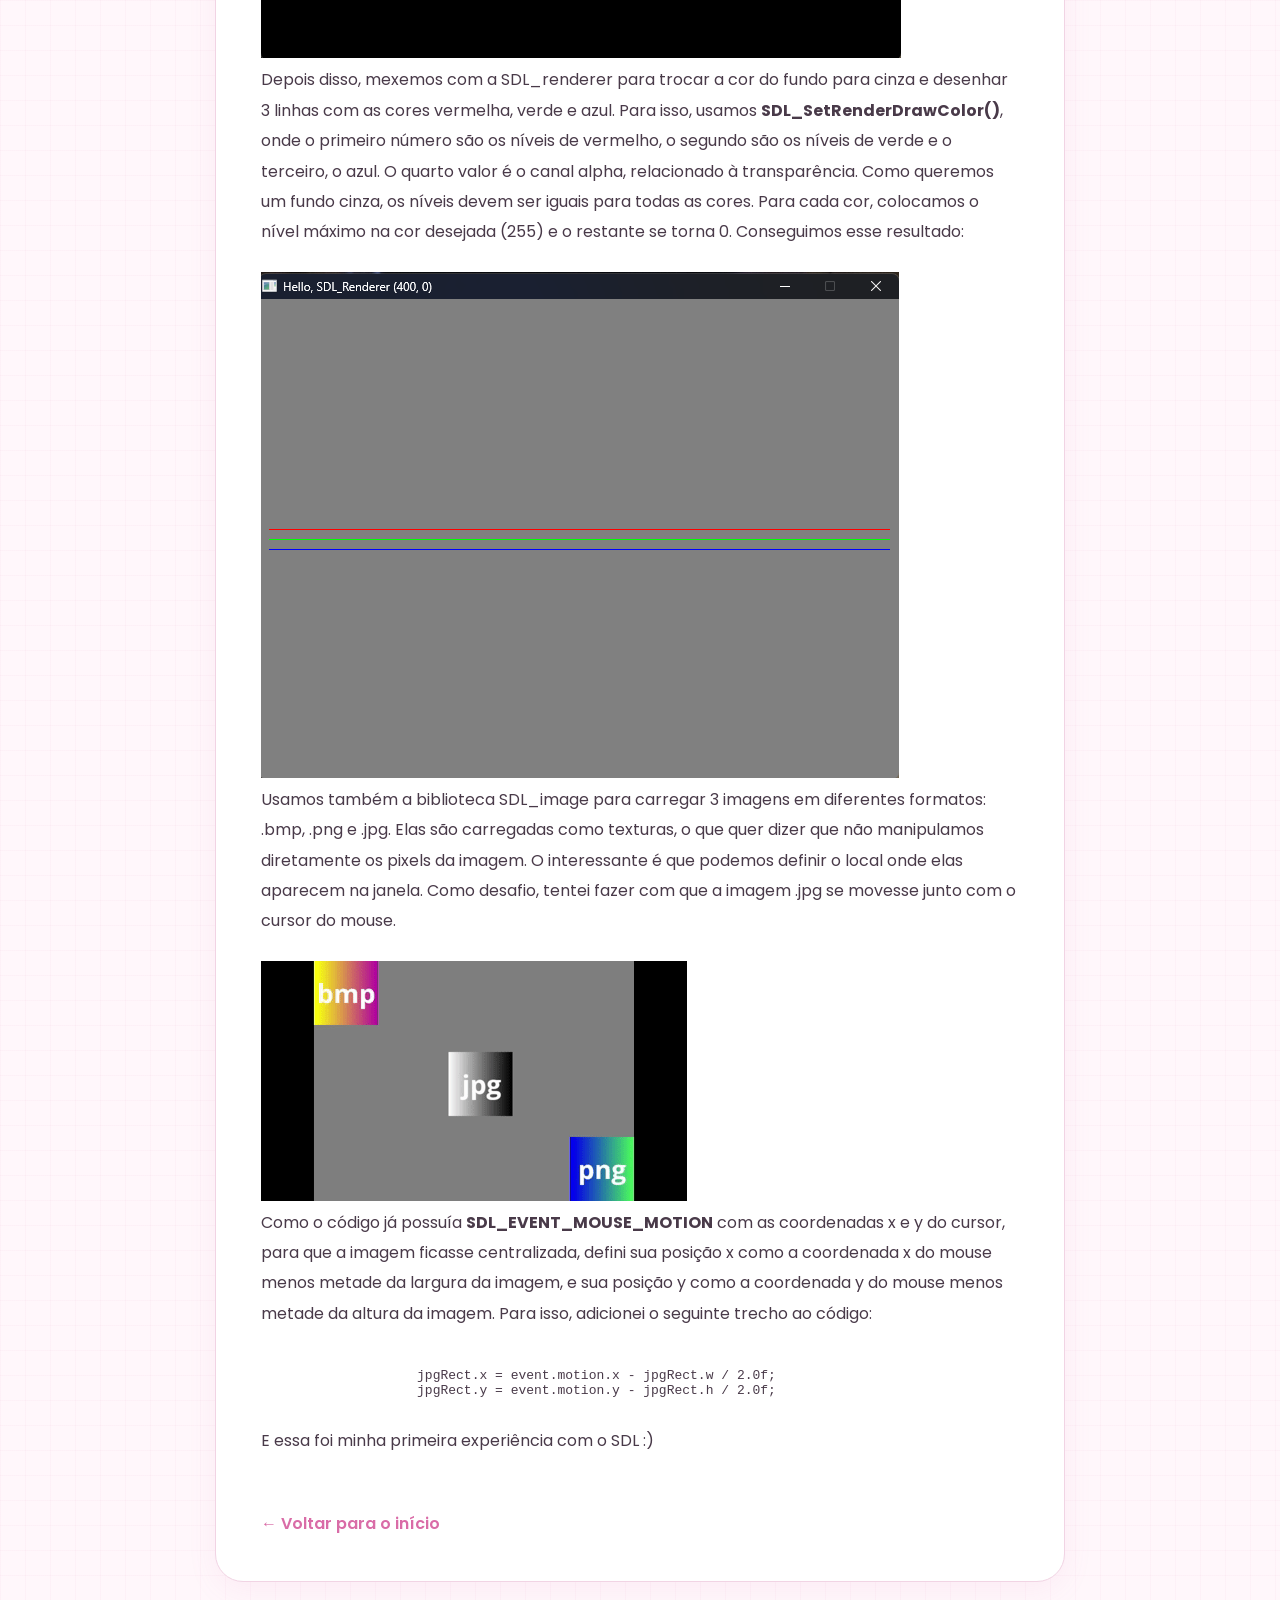
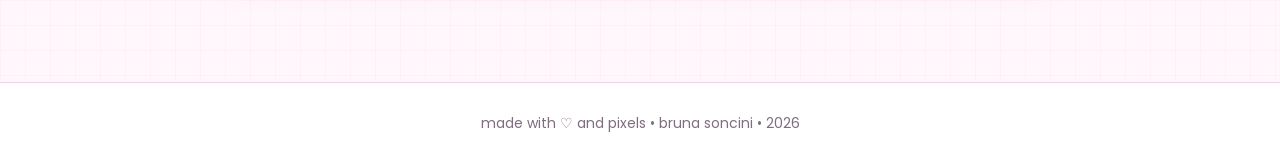
<file: posts/sdl-lib/sdl-lib.html>
<!DOCTYPE html>
<html lang="pt-BR">

<head>
    <meta charset="UTF-8">
    <meta name="viewport" content="width=device-width, initial-scale=1.0">

    <title>Biblioteca SDL</title>

    <link rel="stylesheet" href="../../css/style.css">
</head>

<body>

    <header>
        <h1>୨୧ computação visual</h1>

        <nav>
            <a href="../../index.html">Início</a>
            <a href="../../posts.html">Posts</a>
            <a href="../../sobre.html">Sobre</a>
        </nav>
    </header>


    <main class="post-page">

        <article class="post">

            <div class="post-header">

                <span class="post-category">
                    SDL
                </span>

                <h1>
                    Biblioteca SDL
                </h1>

                <p class="post-date">
                    01 de setembro de 2026
                </p>

            </div>


            <div class="post-cover">
                ୨୧
            </div>


            <div class="post-body">

                <p>
                    No conteúdo disponibilizado para a aula, aprendemos a configurar e utilizar a biblioteca SDL, que
                    segundo a documentação:
                </p>

                <div class="post-highlight">

                    <strong>SDL:</strong>

                    A SDL (Simple DirectMedia Layer) é uma biblioteca multimídia e multiplataforma escrita em C que
                    fornece acesso de baixo nível a áudio, teclado, mouse, joystick e hardware gráfico
                </div>

                <p>
                    É uma lib utilizada em diversos jogos e animações. A partir do código do GitHub da aula (e depois de
                    um certo sufoco pra configurar no meu VSCode), consegui fazer um Hello World, que é basicamente uma
                    tela preta com as configurações estabelecidas.
                </p>

                <img src="img/hello.png">


                <p>
                    Depois disso, mexemos com a SDL_renderer para trocar a cor do fundo para cinza e desenhar 3 linhas
                    com as cores vermelha, verde e azul. Para isso, usamos <strong>SDL_SetRenderDrawColor()</strong>,
                    onde o primeiro número são os níveis de vermelho, o segundo são os níveis de verde e o terceiro, o
                    azul. O quarto valor é o canal alpha, relacionado à transparência. Como queremos um fundo cinza, os
                    níveis devem ser iguais para todas as cores. Para cada cor, colocamos o nível máximo na cor desejada (255) e o
                    restante se torna 0. Conseguimos esse resultado:
                </p>

                <img src="img/sdl-renderer.png">

                <p>
                    Usamos também a biblioteca SDL_image para carregar 3 imagens em diferentes formatos: .bmp, .png e .jpg. Elas são carregadas como texturas, o que quer dizer que não manipulamos diretamente os pixels da imagem. O interessante é que podemos definir o local onde elas aparecem na janela. Como desafio, tentei fazer com que a imagem .jpg se movesse junto com o cursor do mouse.
                </p>

                <img src="img/sdl-image.gif">

                <p>
                    Como o código já possuía <strong>SDL_EVENT_MOUSE_MOTION</strong> com as coordenadas x e y do cursor, para que a imagem ficasse centralizada, defini sua posição x como a coordenada x do mouse menos metade da largura da imagem, e sua posição y como a coordenada y do mouse menos metade da altura da imagem. Para isso, adicionei o seguinte trecho ao código:
                </p>

                <pre><code>
                    jpgRect.x = event.motion.x - jpgRect.w / 2.0f;
                    jpgRect.y = event.motion.y - jpgRect.h / 2.0f;
                </code></pre>

                <p>
                    E essa foi minha primeira experiência com o SDL :)
                </p>

                <a href="../../index.html" class="back-link">
                    ← Voltar para o início
                </a>

            </div>

        </article>

    </main>


    <footer>
        <p>
            made with ♡ and pixels • bruna soncini • 2026
        </p>
    </footer>

</body>

</html>
</file>
<file: css/style.css>
@import url('https://fonts.googleapis.com/css2?family=Outfit:wght@400;500;600;700&family=Poppins:wght@300;400;500;600&display=swap');

/* VARIÁVEIS */

:root {
    --background: #fff7fb;
    --surface: #ffffff;

    --pink-light: #fce4f1;
    --pink: #f3a6cd;
    --pink-dark: #d96ca7;

    --lilac: #d8c4f1;
    --purple: #765477;

    --text: #493a49;
    --text-light: #806d80;

    --border: #f1d4e4;

    --gradient: linear-gradient(135deg,
            var(--pink-light),
            var(--lilac));

    --shadow:
        0 8px 25px rgba(217, 108, 167, 0.08);

    --shadow-hover:
        0 12px 35px rgba(217, 108, 167, 0.15);
}


/* CONFIGURAÇÕES GERAIS */

* {
    box-sizing: border-box;
}

html {
    scroll-behavior: smooth;
}

body {
    margin: 0;

    font-family: 'Poppins', sans-serif;

    background-color: var(--background);
    color: var(--text);

    background-image:
        linear-gradient(rgba(217, 108, 167, 0.04) 1px,
            transparent 1px),
        linear-gradient(90deg,
            rgba(217, 108, 167, 0.04) 1px,
            transparent 1px);

    background-size: 25px 25px;
}

main {
    width: 100%;
}

h1,
h2,
h3 {
    font-family: 'Outfit', sans-serif;
}


/* HEADER */

header {
    display: flex;
    justify-content: space-between;
    align-items: center;

    padding: 24px 8%;

    background-color: rgba(255, 255, 255, 0.9);

    border-bottom: 1px solid var(--border);
}

header h1 {
    margin: 0;

    color: var(--pink-dark);

    font-size: 27px;
    font-weight: 600;
}


/* MENU */

nav {
    display: flex;
    gap: 24px;
}

nav a {
    color: var(--text);

    text-decoration: none;

    font-size: 15px;

    transition: 0.2s;
}

nav a:hover {
    color: var(--pink-dark);
}


/* HERO */

.hero {
    min-height: 65vh;

    display: flex;
    flex-direction: column;

    justify-content: center;
    align-items: center;

    text-align: center;

    padding: 80px 20px;
}

.hero h2 {
    max-width: 750px;

    margin: 24px 0 10px;

    font-size: 50px;
    font-weight: 600;

    line-height: 1.15;

    color: var(--text);
}


/* TAG */

.tag {
    padding: 8px 16px;

    background-color: var(--pink-light);
    color: var(--pink-dark);

    border-radius: 30px;

    font-size: 14px;
    font-weight: 500;
}


/* BOTÃO */

.button {
    display: inline-block;

    margin-top: 24px;

    padding: 12px 26px;

    background-color: var(--pink);
    color: white;

    text-decoration: none;

    border-radius: 30px;

    font-size: 15px;
    font-weight: 500;

    transition: 0.2s;
}

.button:hover {
    background-color: var(--pink-dark);

    transform: translateY(-2px);
}


/* SEÇÃO DE POSTS */

.posts-section {
    padding: 80px 8%;
}

.section-title {
    display: flex;

    justify-content: center;
    align-items: center;

    gap: 12px;

    margin-bottom: 40px;

    color: var(--pink-dark);
}

.section-title h2 {
    margin: 0;

    font-size: 32px;
    font-weight: 600;
}


/* LISTA DOS POSTS */

.posts-grid {
    display: flex;
    flex-wrap: wrap;

    justify-content: center;
    align-items: stretch;

    gap: 30px;

    width: 100%;
    max-width: 1200px;

    margin: 0 auto;
}


/* CARD */

.post-card {
    width: 100%;
    max-width: 360px;

    flex: 0 1 360px;

    background-color: var(--surface);

    border: 1px solid var(--border);
    border-radius: 24px;

    overflow: hidden;

    box-shadow: var(--shadow);

    transition: 0.3s;
}

.post-card:hover {
    transform: translateY(-6px);

    box-shadow: var(--shadow-hover);
}


/* IMAGEM DO CARD */

.post-image {
    height: 190px;

    display: flex;

    justify-content: center;
    align-items: center;

    background: var(--gradient);

    color: white;

    font-size: 50px;
}


/* CONTEÚDO DO CARD */

.post-content {
    padding: 24px;
}

.post-category {
    display: inline-block;

    max-width: 100%;

    margin-bottom: 10px;

    padding: 6px 12px;

    background-color: var(--pink-light);
    color: var(--pink-dark);

    border-radius: 20px;

    font-size: 12px;
    font-weight: 500;

    overflow-wrap: break-word;
}

.post-content h3 {
    margin: 8px 0 12px;

    font-size: 22px;
    font-weight: 600;

    line-height: 1.3;

    overflow-wrap: break-word;
}

.post-content p {
    color: var(--text-light);

    font-size: 15px;

    line-height: 1.6;
}

.post-content a {
    display: inline-block;

    margin-top: 8px;

    color: var(--pink-dark);

    text-decoration: none;

    font-size: 14px;
    font-weight: 600;
}

.post-content a:hover {
    text-decoration: underline;
}


/* FOOTER */

footer {
    padding: 30px 20px;

    text-align: center;

    background-color: var(--surface);

    border-top: 1px solid var(--border);

    color: var(--text-light);

    font-size: 14px;
}

footer p {
    margin: 0;
}


/* PÁGINA DE POST */

.post-page {
    padding: 70px 20px 100px;
}

.post {
    max-width: 850px;

    margin: 0 auto;
}


/* CABEÇALHO DO POST */

.post-header {
    margin-bottom: 40px;

    text-align: center;
}

.post-header .post-category {
    margin-bottom: 20px;
}

.post-header h1 {
    max-width: 750px;

    margin: 10px auto 15px;

    font-size: 46px;
    font-weight: 600;

    line-height: 1.15;

    color: var(--text);
}

.post-date {
    margin: 0;

    color: var(--text-light);

    font-size: 14px;
}


/* CAPA DO POST */

.post-cover {
    width: 100%;
    height: 350px;

    display: flex;

    justify-content: center;
    align-items: center;

    margin-bottom: 45px;

    background: var(--gradient);

    border: 1px solid var(--border);
    border-radius: 28px;

    color: white;

    font-size: 80px;
}


/* CONTEÚDO DO POST */

.post-body {
    padding: 45px;

    background-color: var(--surface);

    border: 1px solid var(--border);
    border-radius: 28px;

    box-shadow:
        0 8px 30px rgba(217, 108, 167, 0.08);
}

.post-body p {
    margin: 0 0 24px;

    color: var(--text);

    font-size: 16px;

    line-height: 1.9;
}

.post-body h2 {
    margin: 42px 0 16px;

    font-size: 27px;
    font-weight: 600;

    color: var(--text);
}

.post-body ul {
    margin: 0 0 30px;

    padding-left: 25px;
}

.post-body li {
    margin-bottom: 10px;

    color: var(--text);

    line-height: 1.7;
}


/* DESTAQUE DO POST */

.post-highlight {
    margin: 35px 0;

    padding: 22px 25px;

    background-color: var(--pink-light);

    border-left: 4px solid var(--pink-dark);
    border-radius: 12px;

    color: var(--text);

    line-height: 1.7;
}

.post-highlight strong {
    color: var(--pink-dark);
}


/* VOLTAR */

.back-link {
    display: inline-block;

    margin-top: 30px;

    color: var(--pink-dark);

    text-decoration: none;

    font-weight: 600;

    transition: 0.2s;
}

.back-link:hover {
    transform: translateX(-3px);
}


/* PÁGINA DE POSTS */

.posts-page {
    min-height: 80vh;

    padding: 70px 8% 100px;
}

.posts-header {
    max-width: 700px;

    margin: 0 auto 60px;

    text-align: center;
}

.posts-header h1 {
    margin: 18px 0 12px;

    font-size: 48px;
    font-weight: 600;

    color: var(--text);
}

.posts-header p {
    max-width: 600px;

    margin: auto;

    color: var(--text-light);

    font-size: 16px;

    line-height: 1.7;
}

.all-posts {
    max-width: 1200px;

    margin: auto;
}


/* PÁGINA SOBRE */

.about-page {
    min-height: 80vh;

    display: flex;

    justify-content: center;
    align-items: center;

    padding: 80px 20px 100px;
}

.about-container {
    width: 100%;
    max-width: 950px;

    display: grid;

    grid-template-columns: 260px 1fr;

    background-color: var(--surface);

    border: 1px solid var(--border);
    border-radius: 30px;

    overflow: hidden;

    box-shadow:
        0 10px 35px rgba(217, 108, 167, 0.09);
}


/* DECORAÇÃO LATERAL */

.about-decoration {
    min-height: 520px;

    display: flex;

    justify-content: center;
    align-items: center;

    background: var(--gradient);

    color: white;

    font-size: 90px;
}


/* CONTEÚDO */

.about-content {
    padding: 55px;
}

.about-content h1 {
    margin: 20px 0 25px;

    font-size: 42px;
    font-weight: 600;

    color: var(--text);
}

.about-content p {
    margin: 0 0 20px;

    color: var(--text);

    font-size: 15px;

    line-height: 1.8;
}


/* DESTAQUE */

.about-highlight {
    display: flex;
    align-items: flex-start;

    gap: 15px;

    margin-top: 35px;

    padding: 22px;

    background-color: var(--pink-light);

    border-radius: 18px;
}

.about-highlight span {
    color: var(--pink-dark);

    font-size: 20px;
}

.about-highlight p {
    margin: 0;

    color: var(--text);

    font-size: 14px;

    line-height: 1.7;
}

/* RESPONSIVIDADE */

@media (max-width: 900px) {

    .hero h2 {
        font-size: 40px;
    }

}


@media (max-width: 600px) {

    header {
        flex-direction: column;

        gap: 16px;

        padding: 20px;
    }

    nav {
        gap: 16px;
    }

    .hero {
        min-height: 55vh;

        padding: 60px 20px;
    }

    .hero h2 {
        font-size: 32px;
    }

    .posts-section {
        padding: 60px 20px;
    }

    .post-card {
        max-width: 100%;

        flex-basis: 100%;
    }

    .section-title h2 {
        font-size: 27px;
    }

    .post-page {
        padding: 50px 20px 70px;
    }

    .post-header h1 {
        font-size: 34px;
    }

    .post-cover {
        height: 230px;

        font-size: 60px;
    }

    .post-body {
        padding: 28px 22px;
    }

    .post-body h2 {
        font-size: 24px;
    }

    .posts-page {
        padding: 50px 20px 70px;
    }

    .posts-header {
        margin-bottom: 40px;
    }

    .posts-header h1 {
        font-size: 38px;
    }

    .about-page {
        padding: 50px 20px 70px;
    }

    .about-container {
        grid-template-columns: 1fr;
    }

    .about-decoration {
        min-height: 180px;

        font-size: 65px;
    }

    .about-content {
        padding: 35px 25px;
    }

    .about-content h1 {
        font-size: 34px;
    }

}
</file>
